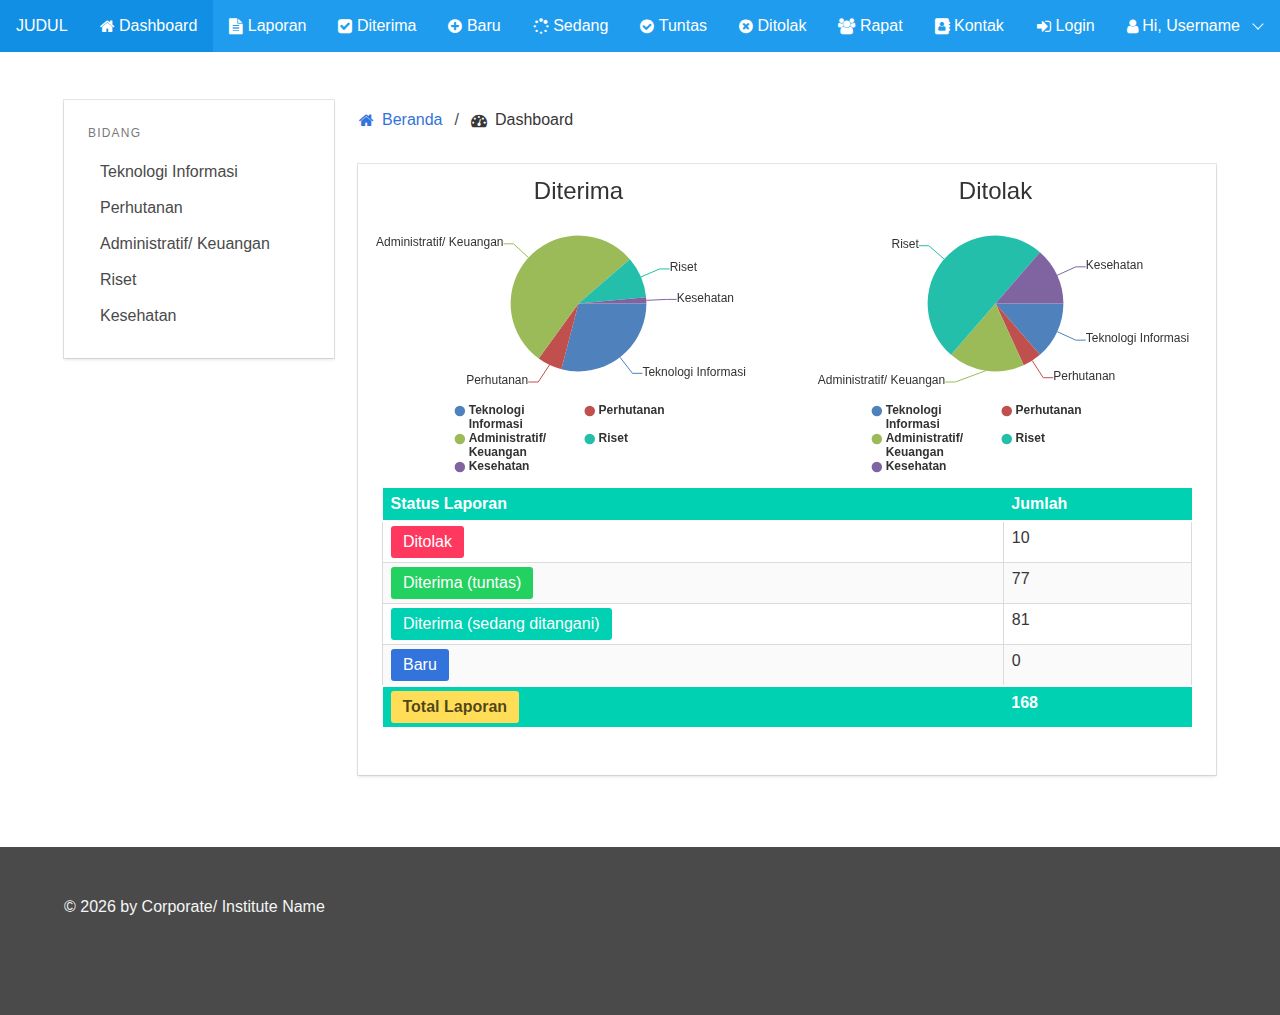
<file: index.html>
<!DOCTYPE html>
<html>
  <head>
    <meta charset="utf-8">
    <meta name="viewport" content="width=device-width, initial-scale=1">
    <title>Dashboard</title>
    <link rel="stylesheet" href="css/font-awesome.min.css">
    <link rel="stylesheet" href="css/bulma.css">
  </head>
  <body>
    <nav class="navbar is-info" role="navigation" aria-label="main navigation">
      <div class="navbar-brand">
        <a class="navbar-item" href="index.html">
          <!-- <img src="https://bulma.io/images/bulma-logo.png" alt="Bulma: a modern CSS framework based on Flexbox" width="112" height="28"> -->
          JUDUL
        </a>
        <div class="navbar-burger burger" data-target="navMenu">
          <span></span>
          <span></span>
          <span></span>
        </div>
      </div>
        <div class="navbar-menu" id="navMenu">
          <div class="navbar-start">
            <a class="navbar-item is-active" href="index.html">
              <i class="fa fa-home"></i>&nbsp;Dashboard
            </a>
            <a class="navbar-item" href="laporan.html">
              <i class="fa fa-file-text"></i>&nbsp;Laporan
            </a>
            <a class="navbar-item" href="diterima.html">
              <i class="fa fa-check-square"></i>&nbsp;Diterima
            </a>
            <a class="navbar-item" href="baru.html">
              <i class="fa fa-plus-circle"></i>&nbsp;Baru
            </a>
            <a class="navbar-item" href="sedang.html">
              <i class="fa fa-spinner"></i>&nbsp;Sedang
            </a>
            <a class="navbar-item" href="tuntas.html">
              <i class="fa fa-check-circle"></i>&nbsp;Tuntas
            </a>
            <a class="navbar-item" href="ditolak.html">
              <i class="fa fa-times-circle"></i>&nbsp;Ditolak
            </a>
            <a class="navbar-item" href="rapat.html">
              <i class="fa fa-users"></i>&nbsp;Rapat
            </a>
            <a class="navbar-item" href="kontak.html">
              <i class="fa fa-address-book"></i>&nbsp;Kontak
            </a>
          </div>
          <div class="navbar-end">
            <a class="navbar-item open-modal" data-modal-id="#modal-login">
              <i class="fa fa-sign-in"></i>&nbsp;Login
            </a>
            <div class="navbar-item has-dropdown is-hoverable">
              <a class="navbar-link" href="#">
                <i class="fa fa-user"></i>&nbsp;Hi, Username
              </a>
              <div class="navbar-dropdown">
                <a class="navbar-item open-modal" data-modal-id="#modal-logout">
                  Logout&nbsp;<i class="fa fa-sign-out"></i>
                </a>
              </div>
            </div>
          </div>
        </div>
    </nav>
    <section class="section">
      <div class="container">
        <div class="tile is-ancestor">
          <div class="tile is-vertical is-3">
            <div class="tile">
              <div class="tile is-parent is-vertical">
                <div class="card">
                  <div class="card-content">
                      <aside class="menu">
                        <p class="menu-label">
                          Bidang
                        </p>
                        <ul class="menu-list">
                          <li><a>Teknologi Informasi</a></li>
                          <li><a>Perhutanan</a></li>
                          <li><a>Administratif/ Keuangan</a></li>
                          <li><a>Riset</a></li>
                          <li><a>Kesehatan</a></li>
                        </ul>
                      </aside>
                  </div>
                </div>
              </div>
            </div>
          </div>
          <div class="tile is-vertical is-9">
            <div class="tile">
              <div class="tile is-parent is-vertical">
                <nav class="breadcrumb" aria-label="breadcrumbs">
                  <ul>
                    <li><a href="index.html"><span class="icon is-small"><i class="fa fa-home"></i></span><span>Beranda</span></a></li>
                    <li class="is-active">
                      <a href="#" aria-current="page">
                        <span class="icon is-small">
                          <i class="fa fa-tachometer" aria-hidden="true"></i>
                        </span>
                        <span>Dashboard</span>
                      </a>
                    </li>
                  </ul>
                </nav>
                <div class="card">
                  <div class="card-content">
                    <script type="text/javascript">
                      window.onload = function () {
                      	var chart1 = new CanvasJS.Chart("chartDiterima",
                      	{
                      		title:{
                      			text: "Diterima"
                      		},
                      		legend: {
                      			maxWidth: 350,
                      			itemWidth: 120
                      		},
                      		data: [
                      		{
                      			type: "pie",
                      			showInLegend: true,
                      			legendText: "{indexLabel}",
                      			dataPoints: [
                      				{ y: 59, indexLabel: "Teknologi Informasi" },
                      				{ y: 12, indexLabel: "Perhutanan" },
                      				{ y: 109, indexLabel: "Administratif/ Keuangan" },
                      				{ y: 20, indexLabel: "Riset"},
                      				{ y: 3, indexLabel: "Kesehatan" },
                      			]
                      		}
                      		]
                      	});
                        var chart2 = new CanvasJS.Chart("chartDitolak",
                      	{
                      		title:{
                      			text: "Ditolak"
                      		},
                      		legend: {
                      			maxWidth: 350,
                      			itemWidth: 120
                      		},
                      		data: [
                      		{
                      			type: "pie",
                      			showInLegend: true,
                      			legendText: "{indexLabel}",
                      			dataPoints: [
                      				{ y: 3, indexLabel: "Teknologi Informasi" },
                      				{ y: 1, indexLabel: "Perhutanan" },
                      				{ y: 4, indexLabel: "Administratif/ Keuangan" },
                      				{ y: 11, indexLabel: "Riset"},
                      				{ y: 3, indexLabel: "Kesehatan" },
                      			]
                      		}
                      		]
                      	});
                      	chart1.render();
                      	chart2.render();
                      }
                    </script>
                    <div class="tile is-ancestor">
                      <div class="tile is-6">
                        <div id="chartDiterima" style="height: 300px; width: 100%;"></div>
                      </div>
                      <div class="tile is-6">
                        <div id="chartDitolak" style="height: 300px; width: 100%;"></div>
                      </div>
                    </div>
                    <table class="table is-striped is-narrow is-fullwidth">
                      <thead>
                        <tr class="is-selected">
                          <th>Status Laporan</th>
                          <th>Jumlah</th>
                        </tr>
                      </thead>
                      <tbody>
                        <tr>
                          <td><span class="tag is-danger is-medium">Ditolak</span></td>
                          <td>10</td>
                        </tr>
                        <tr>
                          <td><span class="tag is-success is-medium">Diterima (tuntas)</span></td>
                          <td>77</td>
                        </tr>
                        <tr>
                          <td><span class="tag is-primary is-medium">Diterima (sedang ditangani)</span></td>
                          <td>81</td>
                        </tr>
                        <tr>
                          <td><span class="tag is-link is-medium">Baru</span></td>
                          <td>0</td>
                        </tr>
                      </tbody>
                      <tfoot>
                        <tr class="is-selected">
                          <th><span class="tag is-warning is-medium">Total Laporan</span></th>
                          <th>168</th>
                        </tr>
                      </tfoot>
                    </table>
                  </div>
                </div>
              </div>
            </div>
          </div>
        </div>
        <div class="modal" id="modal-login">
          <div class="modal-background"></div>
          <div class="modal-card">
            <header class="modal-card-head">
              <p class="modal-card-title"><i class="fa fa-sign-in"></i> Form Login</p>
              <button class="delete close-modal" data-modal-id="#modal-login" aria-label="close"></button>
            </header>
            <section class="modal-card-body">
              <form class="" action="#" method="post">
                <div class="field">
                  <label class="label">Username</label>
                  <div class="control has-icons-left has-icons-right">
                    <input class="input" type="text" name="username" placeholder="Masukkan username" required="required">
                    <span class="icon is-small is-left">
                      <i class="fa fa-user"></i>
                    </span>
                    <!-- <span class="icon is-small is-right">
                      <i class="fa fa-check"></i>
                    </span> -->
                  </div>
                  <!-- <p class="help is-success">This username is available</p> -->
                </div>
                <div class="field">
                  <label class="label">Password</label>
                  <div class="control has-icons-left has-icons-right">
                    <input class="input" type="password" name="password" placeholder="Masukkan password" required="required">
                    <span class="icon is-small is-left">
                      <i class="fa fa-lock"></i>
                    </span>
                    <!-- <span class="icon is-small is-right">
                      <i class="fa fa-check"></i>
                    </span> -->
                  </div>
                  <!-- <p class="help is-success">This username is available</p> -->
                </div>
            </section>
            <footer class="modal-card-foot">
              <button class="button is-success is-outlined" type="submit">Login</button>
              <button class="button is-danger is-outlined close-modal" data-modal-id="#modal-login">Batal</button>
            </footer>
            </form>
          </div>
        </div>
        <div class="modal" id="modal-logout">
          <div class="modal-background"></div>
          <div class="modal-card">
            <header class="modal-card-head">
              <p class="modal-card-title"><i class="fa fa-sign-out"></i> Kondirmasi Log-out</p>
              <button class="delete close-modal" data-modal-id="#modal-logout" aria-label="close"></button>
            </header>
            <section class="modal-card-body">
              <form class="" action="#" method="post">
                <p class="subtitle is-4">Apakah Anda yakin akan log-out?</p>
            </section>
            <footer class="modal-card-foot">
              <button class="button is-danger is-outlined" type="submit">Ya</button>
              <button class="button is-primary is-outlined close-modal" data-modal-id="#modal-logout">Tidak</button>
            </footer>
            </form>
          </div>
        </div>
      </div>
    </section>
    <footer class="footer">
      <div class="container">
        <div class="content"> <!-- has-text-centered -->
          <p>
            &copy; <script type="text/javascript">document.write(new Date().getFullYear());</script> by Corporate/ Institute Name
          </p>
        </div>
      </div>
    </footer>
    <script type="text/javascript" src="js/jquery-3.2.1.min.js"></script>
    <script type="text/javascript" src="js/main.js"></script>
    <script type="text/javascript" src="js/canvasjs.min.js"></script>
  </body>
</html>
</file>
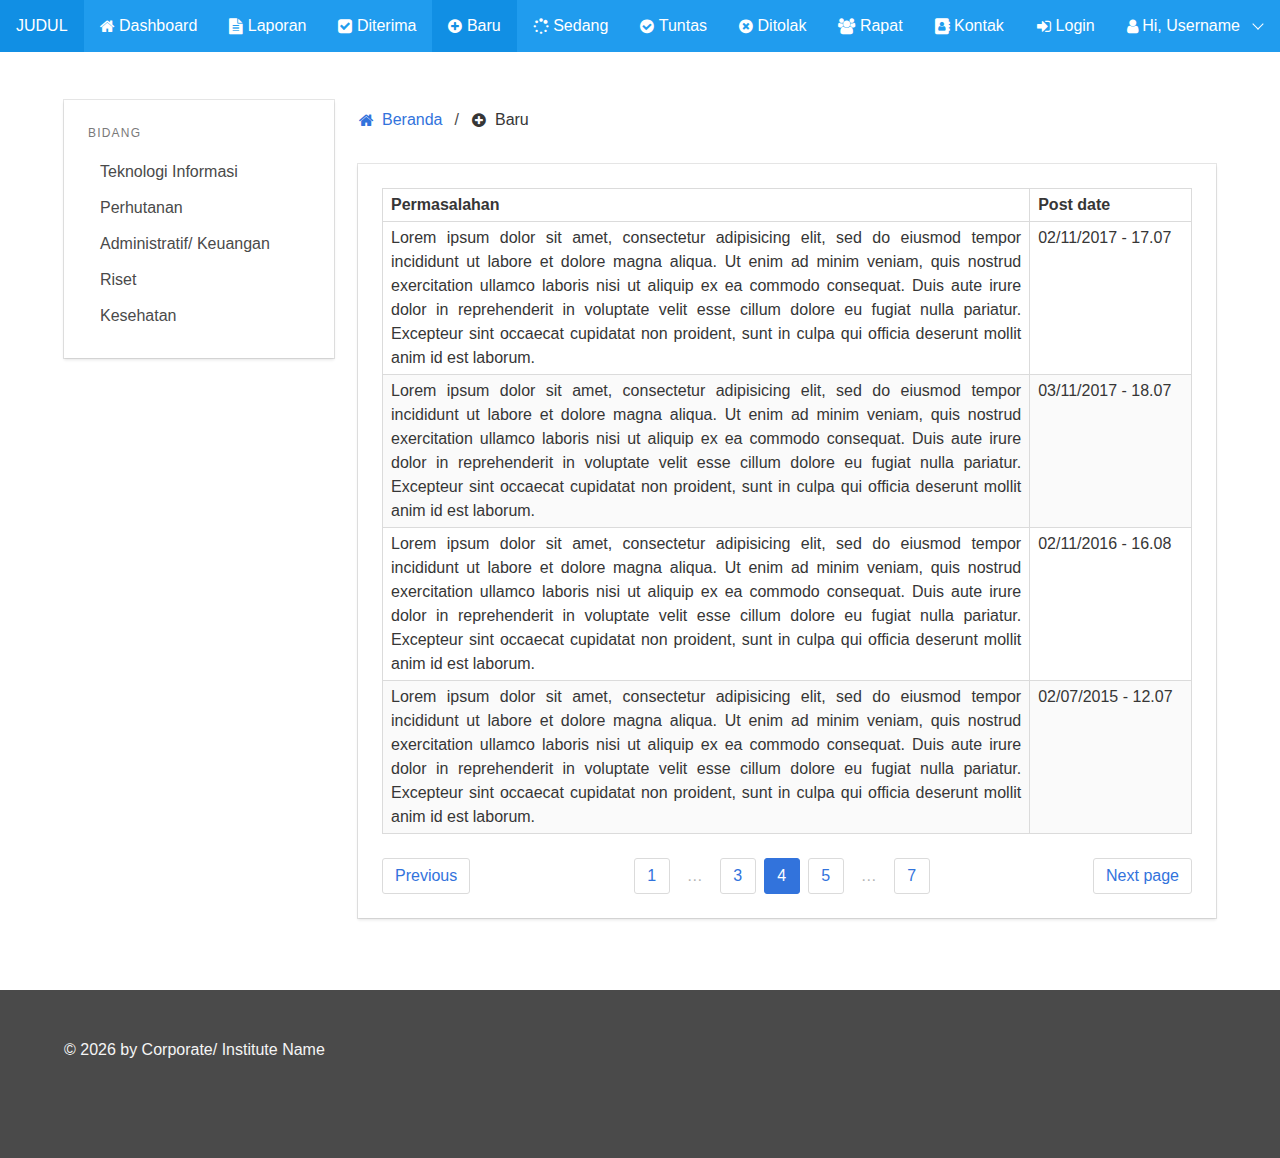
<file: baru.html>
<!DOCTYPE html>
<html>
  <head>
    <meta charset="utf-8">
    <meta name="viewport" content="width=device-width, initial-scale=1">
    <title>Dashboard</title>
    <link rel="stylesheet" href="css/font-awesome.min.css">
    <link rel="stylesheet" href="css/bulma.css">
  </head>
  <body>
    <nav class="navbar is-info" role="navigation" aria-label="main navigation">
      <div class="navbar-brand">
        <a class="navbar-item" href="index.html">
          <!-- <img src="https://bulma.io/images/bulma-logo.png" alt="Bulma: a modern CSS framework based on Flexbox" width="112" height="28"> -->
          JUDUL
        </a>
        <div class="navbar-burger burger" data-target="navMenu">
          <span></span>
          <span></span>
          <span></span>
        </div>
      </div>
        <div class="navbar-menu" id="navMenu">
          <div class="navbar-start">
            <a class="navbar-item" href="index.html">
              <i class="fa fa-home"></i>&nbsp;Dashboard
            </a>
            <a class="navbar-item" href="laporan.html">
              <i class="fa fa-file-text"></i>&nbsp;Laporan
            </a>
            <a class="navbar-item" href="diterima.html">
              <i class="fa fa-check-square"></i>&nbsp;Diterima
            </a>
            <a class="navbar-item is-active" href="baru.html">
              <i class="fa fa-plus-circle"></i>&nbsp;Baru
            </a>
            <a class="navbar-item" href="sedang.html">
              <i class="fa fa-spinner"></i>&nbsp;Sedang
            </a>
            <a class="navbar-item" href="tuntas.html">
              <i class="fa fa-check-circle"></i>&nbsp;Tuntas
            </a>
            <a class="navbar-item" href="ditolak.html">
              <i class="fa fa-times-circle"></i>&nbsp;Ditolak
            </a>
            <a class="navbar-item" href="rapat.html">
              <i class="fa fa-users"></i>&nbsp;Rapat
            </a>
            <a class="navbar-item" href="kontak.html">
              <i class="fa fa-address-book"></i>&nbsp;Kontak
            </a>
          </div>
          <div class="navbar-end">
            <a class="navbar-item open-modal" data-modal-id="#modal-login">
              <i class="fa fa-sign-in"></i>&nbsp;Login
            </a>
            <div class="navbar-item has-dropdown is-hoverable">
              <a class="navbar-link" href="#">
                <i class="fa fa-user"></i>&nbsp;Hi, Username
              </a>
              <div class="navbar-dropdown">
                <a class="navbar-item open-modal" data-modal-id="#modal-logout">
                  Logout&nbsp;<i class="fa fa-sign-out"></i>
                </a>
              </div>
            </div>
          </div>
        </div>
    </nav>
    <section class="section">
      <div class="container">
        <div class="tile is-ancestor">
          <div class="tile is-vertical is-3">
            <div class="tile">
              <div class="tile is-parent is-vertical">
                <div class="card">
                  <div class="card-content">
                      <aside class="menu">
                        <p class="menu-label">
                          Bidang
                        </p>
                        <ul class="menu-list">
                          <li><a>Teknologi Informasi</a></li>
                          <li><a>Perhutanan</a></li>
                          <li><a>Administratif/ Keuangan</a></li>
                          <li><a>Riset</a></li>
                          <li><a>Kesehatan</a></li>
                        </ul>
                      </aside>
                  </div>
                </div>
              </div>
            </div>
          </div>
          <div class="tile is-vertical is-9">
            <div class="tile">
              <div class="tile is-parent is-vertical">
                <nav class="breadcrumb" aria-label="breadcrumbs">
                  <ul>
                    <li><a href="index.html"><span class="icon is-small"><i class="fa fa-home"></i></span><span>Beranda</span></a></li>
                    <li class="is-active">
                      <a href="#" aria-current="page">
                        <span class="icon is-small">
                          <i class="fa fa-plus-circle" aria-hidden="true"></i>
                        </span>
                        <span>Baru</span>
                      </a>
                    </li>
                  </ul>
                </nav>
                <div class="card">
                  <div class="card-content">
                    <table class="table is-striped is-hoverable is-bordered is-narrow is-fullwidth" align="justify">
                      <thead>
                        <tr>
                          <th>Permasalahan</th>
                          <th>Post date</th>
                        </tr>
                      </thead>
                      <tbody class="has-text-weight-light">
                        <tr>
                          <td width="80%">
                            <p align="justify">Lorem ipsum dolor sit amet, consectetur adipisicing elit, sed do eiusmod tempor incididunt ut labore et dolore magna aliqua. Ut enim ad minim veniam, quis nostrud exercitation ullamco laboris nisi ut aliquip ex ea commodo consequat. Duis aute irure dolor in reprehenderit in voluptate velit esse cillum dolore eu fugiat nulla pariatur. Excepteur sint occaecat cupidatat non proident, sunt in culpa qui officia deserunt mollit anim id est laborum.</p>
                          </td>
                          <td>
                            02/11/2017 - 17.07
                          </td>
                        </tr>
                        <tr>
                          <td><p align="justify">Lorem ipsum dolor sit amet, consectetur adipisicing elit, sed do eiusmod tempor incididunt ut labore et dolore magna aliqua. Ut enim ad minim veniam, quis nostrud exercitation ullamco laboris nisi ut aliquip ex ea commodo consequat. Duis aute irure dolor in reprehenderit in voluptate velit esse cillum dolore eu fugiat nulla pariatur. Excepteur sint occaecat cupidatat non proident, sunt in culpa qui officia deserunt mollit anim id est laborum.</p></td>
                          <td>
                            03/11/2017 - 18.07
                          </td>
                        </tr>
                        <tr>
                          <td><p align="justify">Lorem ipsum dolor sit amet, consectetur adipisicing elit, sed do eiusmod tempor incididunt ut labore et dolore magna aliqua. Ut enim ad minim veniam, quis nostrud exercitation ullamco laboris nisi ut aliquip ex ea commodo consequat. Duis aute irure dolor in reprehenderit in voluptate velit esse cillum dolore eu fugiat nulla pariatur. Excepteur sint occaecat cupidatat non proident, sunt in culpa qui officia deserunt mollit anim id est laborum.</p></td>
                          <td>
                            02/11/2016 - 16.08
                          </td>
                        </tr>
                        <tr>
                          <td><p align="justify">Lorem ipsum dolor sit amet, consectetur adipisicing elit, sed do eiusmod tempor incididunt ut labore et dolore magna aliqua. Ut enim ad minim veniam, quis nostrud exercitation ullamco laboris nisi ut aliquip ex ea commodo consequat. Duis aute irure dolor in reprehenderit in voluptate velit esse cillum dolore eu fugiat nulla pariatur. Excepteur sint occaecat cupidatat non proident, sunt in culpa qui officia deserunt mollit anim id est laborum.</p></td>
                          <td>
                            02/07/2015 - 12.07
                          </td>
                        </tr>
                      </tbody>
                      <tfoot>

                      </tfoot>
                    </table>
                    <nav class="pagination is-centered" role="navigation" aria-label="pagination">
                      <a class="pagination-previous">Previous</a>
                      <a class="pagination-next">Next page</a>
                      <ul class="pagination-list">
                        <li><a class="pagination-link" aria-label="Goto page 1">1</a></li>
                        <li><span class="pagination-ellipsis">&hellip;</span></li>
                        <li><a class="pagination-link" aria-label="Goto page 3">3</a></li>
                        <li><a class="pagination-link is-current" aria-label="Page 4" aria-current="page">4</a></li>
                        <li><a class="pagination-link" aria-label="Goto page 5">5</a></li>
                        <li><span class="pagination-ellipsis">&hellip;</span></li>
                        <li><a class="pagination-link" aria-label="Goto page 7">7</a></li>
                      </ul>
                    </nav>
                  </div>
                </div>
              </div>
            </div>
          </div>
        </div>
        <div class="modal" id="modal-login">
          <div class="modal-background"></div>
          <div class="modal-card">
            <header class="modal-card-head">
              <p class="modal-card-title"><i class="fa fa-sign-in"></i> Form Login</p>
              <button class="delete close-modal" data-modal-id="#modal-login" aria-label="close"></button>
            </header>
            <section class="modal-card-body">
              <form class="" action="#" method="post">
                <div class="field">
                  <label class="label">Username</label>
                  <div class="control has-icons-left has-icons-right">
                    <input class="input" type="text" name="username" placeholder="Masukkan username" required="required">
                    <span class="icon is-small is-left">
                      <i class="fa fa-user"></i>
                    </span>
                    <!-- <span class="icon is-small is-right">
                      <i class="fa fa-check"></i>
                    </span> -->
                  </div>
                  <!-- <p class="help is-success">This username is available</p> -->
                </div>
                <div class="field">
                  <label class="label">Password</label>
                  <div class="control has-icons-left has-icons-right">
                    <input class="input" type="password" name="password" placeholder="Masukkan password" required="required">
                    <span class="icon is-small is-left">
                      <i class="fa fa-lock"></i>
                    </span>
                    <!-- <span class="icon is-small is-right">
                      <i class="fa fa-check"></i>
                    </span> -->
                  </div>
                  <!-- <p class="help is-success">This username is available</p> -->
                </div>
            </section>
            <footer class="modal-card-foot">
              <button class="button is-success is-outlined" type="submit">Login</button>
              <button class="button is-danger is-outlined close-modal" data-modal-id="#modal-login">Batal</button>
            </footer>
            </form>
          </div>
        </div>
        <div class="modal" id="modal-logout">
          <div class="modal-background"></div>
          <div class="modal-card">
            <header class="modal-card-head">
              <p class="modal-card-title"><i class="fa fa-sign-out"></i> Kondirmasi Log-out</p>
              <button class="delete close-modal" data-modal-id="#modal-logout" aria-label="close"></button>
            </header>
            <section class="modal-card-body">
              <form class="" action="#" method="post">
                <p class="subtitle is-4">Apakah Anda yakin akan log-out?</p>
            </section>
            <footer class="modal-card-foot">
              <button class="button is-danger is-outlined" type="submit">Ya</button>
              <button class="button is-primary is-outlined close-modal" data-modal-id="#modal-logout">Tidak</button>
            </footer>
            </form>
          </div>
        </div>
      </div>
    </section>
    <footer class="footer">
      <div class="container">
        <div class="content"> <!-- has-text-centered -->
          <p>
            &copy; <script type="text/javascript">document.write(new Date().getFullYear());</script> by Corporate/ Institute Name
          </p>
        </div>
      </div>
    </footer>
    <script type="text/javascript" src="js/jquery-3.2.1.min.js"></script>
    <script type="text/javascript" src="js/main.js"></script>
    <script type="text/javascript" src="js/canvasjs.min.js"></script>
  </body>
</html>
</file>
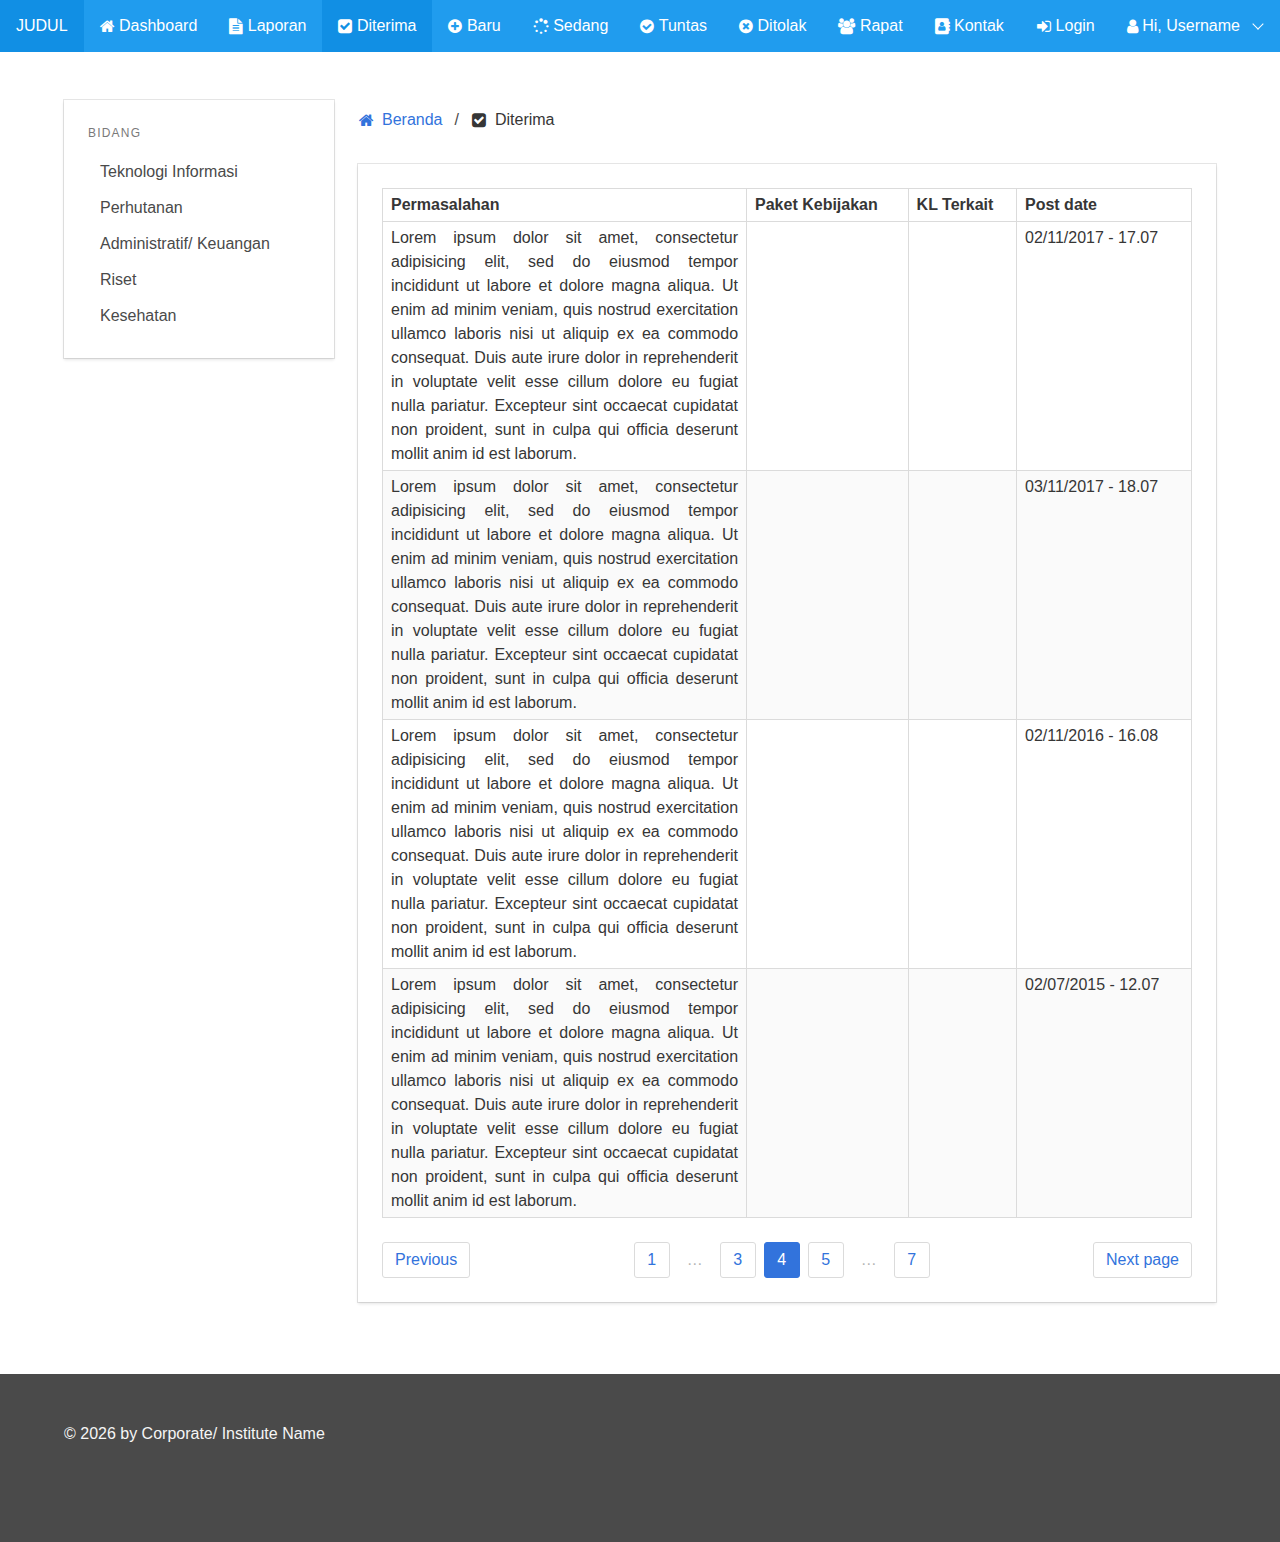
<file: diterima.html>
<!DOCTYPE html>
<html>
  <head>
    <meta charset="utf-8">
    <meta name="viewport" content="width=device-width, initial-scale=1">
    <title>Dashboard</title>
    <link rel="stylesheet" href="css/font-awesome.min.css">
    <link rel="stylesheet" href="css/bulma.css">
  </head>
  <body>
    <nav class="navbar is-info" role="navigation" aria-label="main navigation">
      <div class="navbar-brand">
        <a class="navbar-item" href="index.html">
          <!-- <img src="https://bulma.io/images/bulma-logo.png" alt="Bulma: a modern CSS framework based on Flexbox" width="112" height="28"> -->
          JUDUL
        </a>
        <div class="navbar-burger burger" data-target="navMenu">
          <span></span>
          <span></span>
          <span></span>
        </div>
      </div>
        <div class="navbar-menu" id="navMenu">
          <div class="navbar-start">
            <a class="navbar-item" href="index.html">
              <i class="fa fa-home"></i>&nbsp;Dashboard
            </a>
            <a class="navbar-item" href="laporan.html">
              <i class="fa fa-file-text"></i>&nbsp;Laporan
            </a>
            <a class="navbar-item is-active" href="diterima.html">
              <i class="fa fa-check-square"></i>&nbsp;Diterima
            </a>
            <a class="navbar-item" href="baru.html">
              <i class="fa fa-plus-circle"></i>&nbsp;Baru
            </a>
            <a class="navbar-item" href="sedang.html">
              <i class="fa fa-spinner"></i>&nbsp;Sedang
            </a>
            <a class="navbar-item" href="tuntas.html">
              <i class="fa fa-check-circle"></i>&nbsp;Tuntas
            </a>
            <a class="navbar-item" href="ditolak.html">
              <i class="fa fa-times-circle"></i>&nbsp;Ditolak
            </a>
            <a class="navbar-item" href="rapat.html">
              <i class="fa fa-users"></i>&nbsp;Rapat
            </a>
            <a class="navbar-item" href="kontak.html">
              <i class="fa fa-address-book"></i>&nbsp;Kontak
            </a>
          </div>
          <div class="navbar-end">
            <a class="navbar-item open-modal" data-modal-id="#modal-login">
              <i class="fa fa-sign-in"></i>&nbsp;Login
            </a>
            <div class="navbar-item has-dropdown is-hoverable">
              <a class="navbar-link" href="#">
                <i class="fa fa-user"></i>&nbsp;Hi, Username
              </a>
              <div class="navbar-dropdown">
                <a class="navbar-item open-modal" data-modal-id="#modal-logout">
                  Logout&nbsp;<i class="fa fa-sign-out"></i>
                </a>
              </div>
            </div>
          </div>
        </div>
    </nav>
    <section class="section">
      <div class="container">
        <div class="tile is-ancestor">
          <div class="tile is-vertical is-3">
            <div class="tile">
              <div class="tile is-parent is-vertical">
                <div class="card">
                  <div class="card-content">
                      <aside class="menu">
                        <p class="menu-label">
                          Bidang
                        </p>
                        <ul class="menu-list">
                          <li><a>Teknologi Informasi</a></li>
                          <li><a>Perhutanan</a></li>
                          <li><a>Administratif/ Keuangan</a></li>
                          <li><a>Riset</a></li>
                          <li><a>Kesehatan</a></li>
                        </ul>
                      </aside>
                  </div>
                </div>
              </div>
            </div>
          </div>
          <div class="tile is-vertical is-9">
            <div class="tile">
              <div class="tile is-parent is-vertical">
                <nav class="breadcrumb" aria-label="breadcrumbs">
                  <ul>
                    <li><a href="index.html"><span class="icon is-small"><i class="fa fa-home"></i></span><span>Beranda</span></a></li>
                    <li class="is-active">
                      <a href="#" aria-current="page">
                        <span class="icon is-small">
                          <i class="fa fa-check-square" aria-hidden="true"></i>
                        </span>
                        <span>Diterima</span>
                      </a>
                    </li>
                  </ul>
                </nav>
                <div class="card">
                  <div class="card-content">
                    <table class="table is-striped is-hoverable is-bordered is-narrow is-fullwidth" align="justify">
                      <thead>
                        <tr>
                          <th>Permasalahan</th>
                          <th>Paket Kebijakan</th>
                          <th>KL Terkait</th>
                          <th>Post date</th>
                        </tr>
                      </thead>
                      <tbody class="has-text-weight-light">
                        <tr>
                          <td width="45%">
                            <p align="justify">Lorem ipsum dolor sit amet, consectetur adipisicing elit, sed do eiusmod tempor incididunt ut labore et dolore magna aliqua. Ut enim ad minim veniam, quis nostrud exercitation ullamco laboris nisi ut aliquip ex ea commodo consequat. Duis aute irure dolor in reprehenderit in voluptate velit esse cillum dolore eu fugiat nulla pariatur. Excepteur sint occaecat cupidatat non proident, sunt in culpa qui officia deserunt mollit anim id est laborum.</p>
                          </td>
                          <td></td>
                          <td></td>
                          <td>
                            02/11/2017 - 17.07
                          </td>
                        </tr>
                        <tr>
                          <td><p align="justify">Lorem ipsum dolor sit amet, consectetur adipisicing elit, sed do eiusmod tempor incididunt ut labore et dolore magna aliqua. Ut enim ad minim veniam, quis nostrud exercitation ullamco laboris nisi ut aliquip ex ea commodo consequat. Duis aute irure dolor in reprehenderit in voluptate velit esse cillum dolore eu fugiat nulla pariatur. Excepteur sint occaecat cupidatat non proident, sunt in culpa qui officia deserunt mollit anim id est laborum.</p></td>
                          <td></td>
                          <td></td>
                          <td>
                            03/11/2017 - 18.07
                          </td>
                        </tr>
                        <tr>
                          <td><p align="justify">Lorem ipsum dolor sit amet, consectetur adipisicing elit, sed do eiusmod tempor incididunt ut labore et dolore magna aliqua. Ut enim ad minim veniam, quis nostrud exercitation ullamco laboris nisi ut aliquip ex ea commodo consequat. Duis aute irure dolor in reprehenderit in voluptate velit esse cillum dolore eu fugiat nulla pariatur. Excepteur sint occaecat cupidatat non proident, sunt in culpa qui officia deserunt mollit anim id est laborum.</p></td>
                          <td></td>
                          <td></td>
                          <td>
                            02/11/2016 - 16.08
                          </td>
                        </tr>
                        <tr>
                          <td><p align="justify">Lorem ipsum dolor sit amet, consectetur adipisicing elit, sed do eiusmod tempor incididunt ut labore et dolore magna aliqua. Ut enim ad minim veniam, quis nostrud exercitation ullamco laboris nisi ut aliquip ex ea commodo consequat. Duis aute irure dolor in reprehenderit in voluptate velit esse cillum dolore eu fugiat nulla pariatur. Excepteur sint occaecat cupidatat non proident, sunt in culpa qui officia deserunt mollit anim id est laborum.</p></td>
                          <td></td>
                          <td></td>
                          <td>
                            02/07/2015 - 12.07
                          </td>
                        </tr>
                      </tbody>
                      <tfoot>

                      </tfoot>
                    </table>
                    <nav class="pagination is-centered" role="navigation" aria-label="pagination">
                      <a class="pagination-previous">Previous</a>
                      <a class="pagination-next">Next page</a>
                      <ul class="pagination-list">
                        <li><a class="pagination-link" aria-label="Goto page 1">1</a></li>
                        <li><span class="pagination-ellipsis">&hellip;</span></li>
                        <li><a class="pagination-link" aria-label="Goto page 3">3</a></li>
                        <li><a class="pagination-link is-current" aria-label="Page 4" aria-current="page">4</a></li>
                        <li><a class="pagination-link" aria-label="Goto page 5">5</a></li>
                        <li><span class="pagination-ellipsis">&hellip;</span></li>
                        <li><a class="pagination-link" aria-label="Goto page 7">7</a></li>
                      </ul>
                    </nav>
                  </div>
                </div>
              </div>
            </div>
          </div>
        </div>
        <div class="modal" id="modal-login">
          <div class="modal-background"></div>
          <div class="modal-card">
            <header class="modal-card-head">
              <p class="modal-card-title"><i class="fa fa-sign-in"></i> Form Login</p>
              <button class="delete close-modal" data-modal-id="#modal-login" aria-label="close"></button>
            </header>
            <section class="modal-card-body">
              <form class="" action="#" method="post">
                <div class="field">
                  <label class="label">Username</label>
                  <div class="control has-icons-left has-icons-right">
                    <input class="input" type="text" name="username" placeholder="Masukkan username" required="required">
                    <span class="icon is-small is-left">
                      <i class="fa fa-user"></i>
                    </span>
                    <!-- <span class="icon is-small is-right">
                      <i class="fa fa-check"></i>
                    </span> -->
                  </div>
                  <!-- <p class="help is-success">This username is available</p> -->
                </div>
                <div class="field">
                  <label class="label">Password</label>
                  <div class="control has-icons-left has-icons-right">
                    <input class="input" type="password" name="password" placeholder="Masukkan password" required="required">
                    <span class="icon is-small is-left">
                      <i class="fa fa-lock"></i>
                    </span>
                    <!-- <span class="icon is-small is-right">
                      <i class="fa fa-check"></i>
                    </span> -->
                  </div>
                  <!-- <p class="help is-success">This username is available</p> -->
                </div>
            </section>
            <footer class="modal-card-foot">
              <button class="button is-success is-outlined" type="submit">Login</button>
              <button class="button is-danger is-outlined close-modal" data-modal-id="#modal-login">Batal</button>
            </footer>
            </form>
          </div>
        </div>
        <div class="modal" id="modal-logout">
          <div class="modal-background"></div>
          <div class="modal-card">
            <header class="modal-card-head">
              <p class="modal-card-title"><i class="fa fa-sign-out"></i> Kondirmasi Log-out</p>
              <button class="delete close-modal" data-modal-id="#modal-logout" aria-label="close"></button>
            </header>
            <section class="modal-card-body">
              <form class="" action="#" method="post">
                <p class="subtitle is-4">Apakah Anda yakin akan log-out?</p>
            </section>
            <footer class="modal-card-foot">
              <button class="button is-danger is-outlined" type="submit">Ya</button>
              <button class="button is-primary is-outlined close-modal" data-modal-id="#modal-logout">Tidak</button>
            </footer>
            </form>
          </div>
        </div>
      </div>
    </section>
    <footer class="footer">
      <div class="container">
        <div class="content"> <!-- has-text-centered -->
          <p>
            &copy; <script type="text/javascript">document.write(new Date().getFullYear());</script> by Corporate/ Institute Name
          </p>
        </div>
      </div>
    </footer>
    <script type="text/javascript" src="js/jquery-3.2.1.min.js"></script>
    <script type="text/javascript" src="js/main.js"></script>
    <script type="text/javascript" src="js/canvasjs.min.js"></script>
  </body>
</html>
</file>
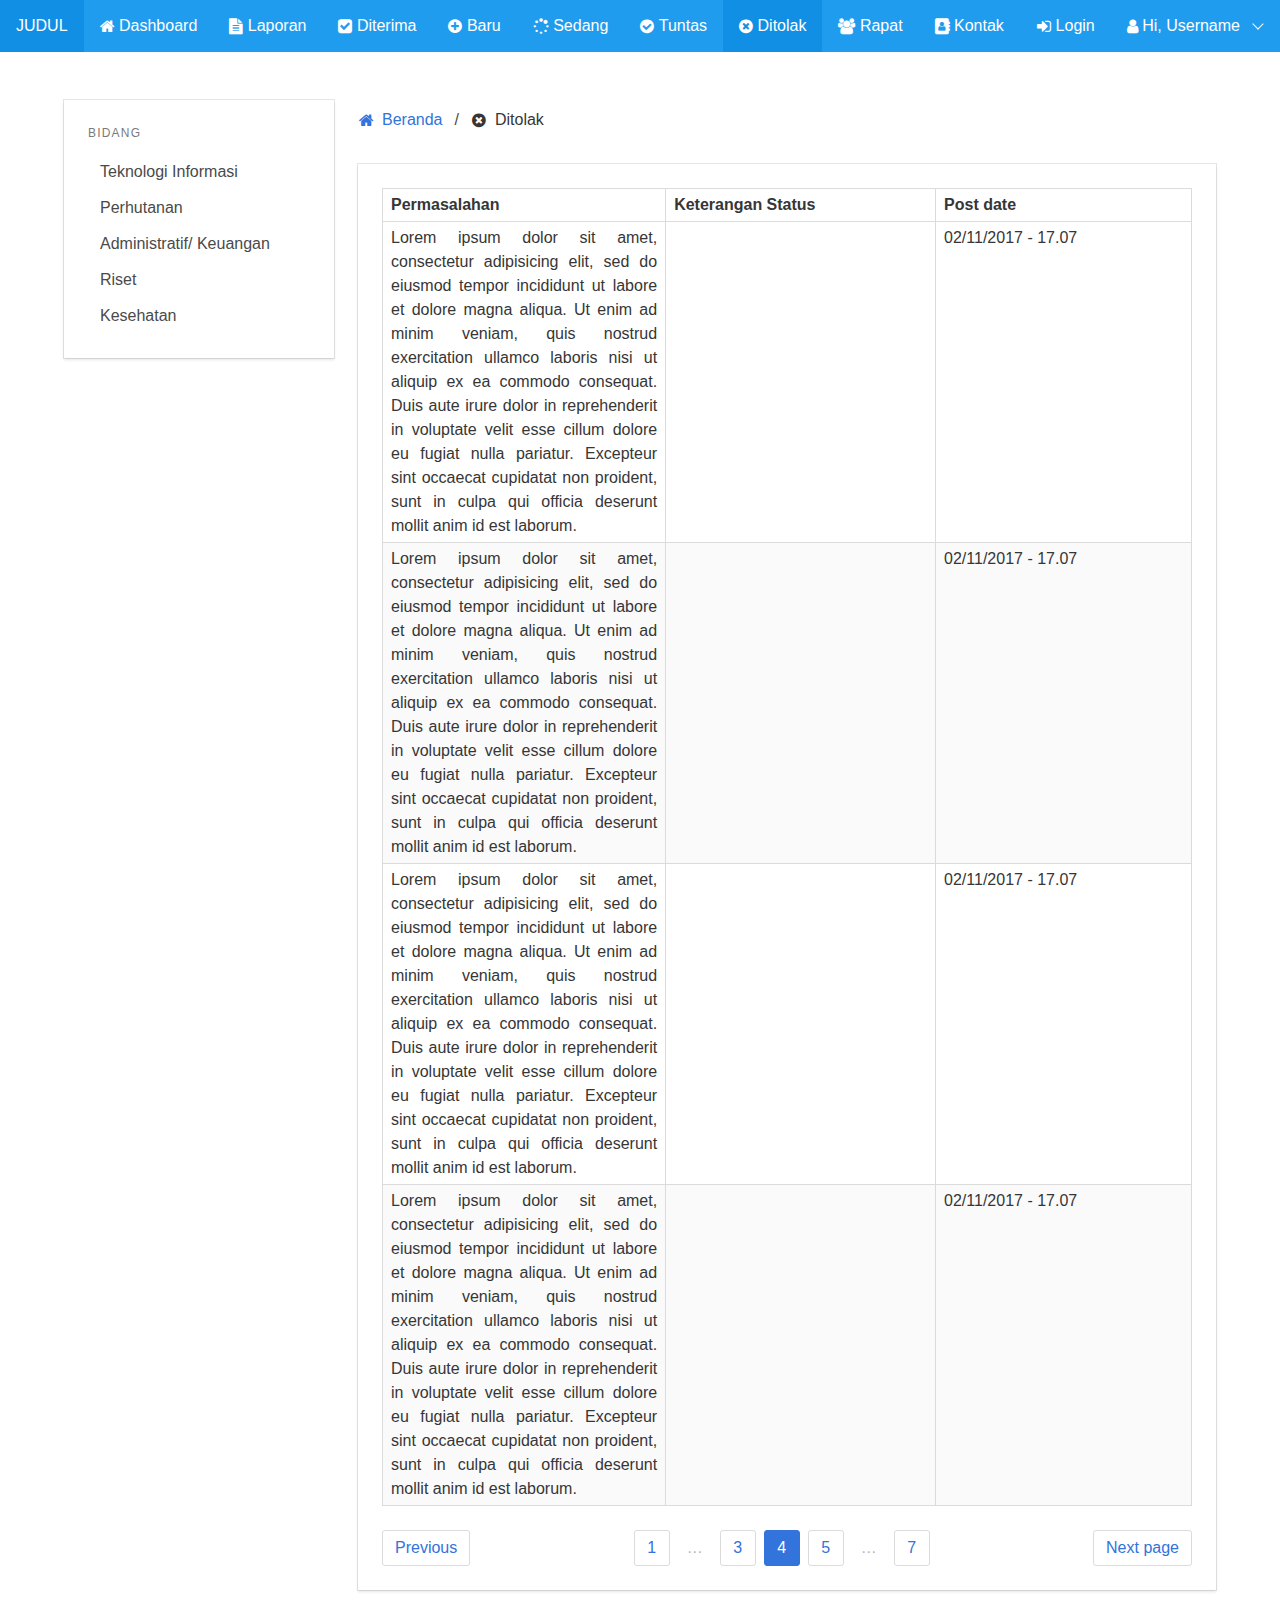
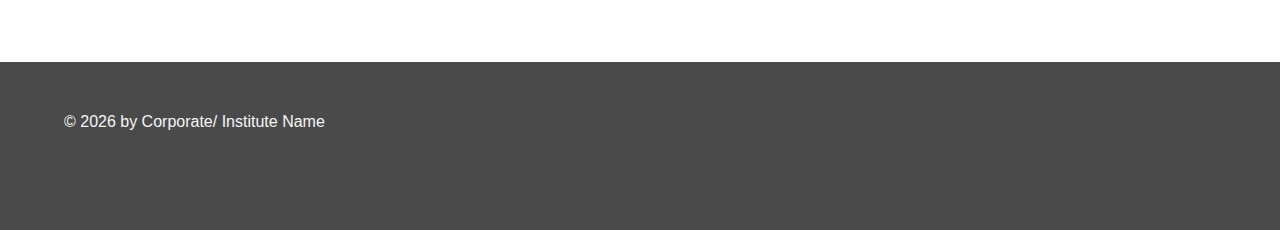
<file: ditolak.html>
<!DOCTYPE html>
<html>
  <head>
    <meta charset="utf-8">
    <meta name="viewport" content="width=device-width, initial-scale=1">
    <title>Dashboard</title>
    <link rel="stylesheet" href="css/font-awesome.min.css">
    <link rel="stylesheet" href="css/bulma.css">
  </head>
  <body>
    <nav class="navbar is-info" role="navigation" aria-label="main navigation">
      <div class="navbar-brand">
        <a class="navbar-item" href="index.html">
          <!-- <img src="https://bulma.io/images/bulma-logo.png" alt="Bulma: a modern CSS framework based on Flexbox" width="112" height="28"> -->
          JUDUL
        </a>
        <div class="navbar-burger burger" data-target="navMenu">
          <span></span>
          <span></span>
          <span></span>
        </div>
      </div>
        <div class="navbar-menu" id="navMenu">
          <div class="navbar-start">
            <a class="navbar-item" href="index.html">
              <i class="fa fa-home"></i>&nbsp;Dashboard
            </a>
            <a class="navbar-item" href="laporan.html">
              <i class="fa fa-file-text"></i>&nbsp;Laporan
            </a>
            <a class="navbar-item" href="diterima.html">
              <i class="fa fa-check-square"></i>&nbsp;Diterima
            </a>
            <a class="navbar-item" href="baru.html">
              <i class="fa fa-plus-circle"></i>&nbsp;Baru
            </a>
            <a class="navbar-item" href="sedang.html">
              <i class="fa fa-spinner"></i>&nbsp;Sedang
            </a>
            <a class="navbar-item" href="tuntas.html">
              <i class="fa fa-check-circle"></i>&nbsp;Tuntas
            </a>
            <a class="navbar-item is-active" href="ditolak.html">
              <i class="fa fa-times-circle"></i>&nbsp;Ditolak
            </a>
            <a class="navbar-item" href="rapat.html">
              <i class="fa fa-users"></i>&nbsp;Rapat
            </a>
            <a class="navbar-item" href="kontak.html">
              <i class="fa fa-address-book"></i>&nbsp;Kontak
            </a>
          </div>
          <div class="navbar-end">
            <a class="navbar-item open-modal" data-modal-id="#modal-login">
              <i class="fa fa-sign-in"></i>&nbsp;Login
            </a>
            <div class="navbar-item has-dropdown is-hoverable">
              <a class="navbar-link" href="#">
                <i class="fa fa-user"></i>&nbsp;Hi, Username
              </a>
              <div class="navbar-dropdown">
                <a class="navbar-item open-modal" data-modal-id="#modal-logout">
                  Logout&nbsp;<i class="fa fa-sign-out"></i>
                </a>
              </div>
            </div>
          </div>
        </div>
    </nav>
    <section class="section">
      <div class="container">
        <div class="tile is-ancestor">
          <div class="tile is-vertical is-3">
            <div class="tile">
              <div class="tile is-parent is-vertical">
                <div class="card">
                  <div class="card-content">
                      <aside class="menu">
                        <p class="menu-label">
                          Bidang
                        </p>
                        <ul class="menu-list">
                          <li><a>Teknologi Informasi</a></li>
                          <li><a>Perhutanan</a></li>
                          <li><a>Administratif/ Keuangan</a></li>
                          <li><a>Riset</a></li>
                          <li><a>Kesehatan</a></li>
                        </ul>
                      </aside>
                  </div>
                </div>
              </div>
            </div>
          </div>
          <div class="tile is-vertical is-9">
            <div class="tile">
              <div class="tile is-parent is-vertical">
                <nav class="breadcrumb" aria-label="breadcrumbs">
                  <ul>
                    <li><a href="index.html"><span class="icon is-small"><i class="fa fa-home"></i></span><span>Beranda</span></a></li>
                    <li class="is-active">
                      <a href="#" aria-current="page">
                        <span class="icon is-small">
                          <i class="fa fa-times-circle" aria-hidden="true"></i>
                        </span>
                        <span>Ditolak</span>
                      </a>
                    </li>
                  </ul>
                </nav>
                <div class="card">
                  <div class="card-content">
                    <table class="table is-striped is-hoverable is-bordered is-narrow is-fullwidth" align="justify">
                      <thead>
                        <tr>
                          <th>Permasalahan</th>
                          <th>Keterangan Status</th>
                          <th>Post date</th>
                        </tr>
                      </thead>
                      <tbody class="has-text-weight-light">
                        <tr>
                          <td width="35%">
                            <p align="justify">Lorem ipsum dolor sit amet, consectetur adipisicing elit, sed do eiusmod tempor incididunt ut labore et dolore magna aliqua. Ut enim ad minim veniam, quis nostrud exercitation ullamco laboris nisi ut aliquip ex ea commodo consequat. Duis aute irure dolor in reprehenderit in voluptate velit esse cillum dolore eu fugiat nulla pariatur. Excepteur sint occaecat cupidatat non proident, sunt in culpa qui officia deserunt mollit anim id est laborum.</p>
                          </td>
                          <td></td>
                          <td>
                            02/11/2017 - 17.07
                          </td>
                        </tr>
                        <tr>
                          <td width="35%">
                            <p align="justify">Lorem ipsum dolor sit amet, consectetur adipisicing elit, sed do eiusmod tempor incididunt ut labore et dolore magna aliqua. Ut enim ad minim veniam, quis nostrud exercitation ullamco laboris nisi ut aliquip ex ea commodo consequat. Duis aute irure dolor in reprehenderit in voluptate velit esse cillum dolore eu fugiat nulla pariatur. Excepteur sint occaecat cupidatat non proident, sunt in culpa qui officia deserunt mollit anim id est laborum.</p>
                          </td>
                          <td></td>
                          <td>
                            02/11/2017 - 17.07
                          </td>
                        </tr>
                        <tr>
                          <td width="35%">
                            <p align="justify">Lorem ipsum dolor sit amet, consectetur adipisicing elit, sed do eiusmod tempor incididunt ut labore et dolore magna aliqua. Ut enim ad minim veniam, quis nostrud exercitation ullamco laboris nisi ut aliquip ex ea commodo consequat. Duis aute irure dolor in reprehenderit in voluptate velit esse cillum dolore eu fugiat nulla pariatur. Excepteur sint occaecat cupidatat non proident, sunt in culpa qui officia deserunt mollit anim id est laborum.</p>
                          </td>
                          <td></td>
                          <td>
                            02/11/2017 - 17.07
                          </td>
                        </tr>
                        <tr>
                          <td width="35%">
                            <p align="justify">Lorem ipsum dolor sit amet, consectetur adipisicing elit, sed do eiusmod tempor incididunt ut labore et dolore magna aliqua. Ut enim ad minim veniam, quis nostrud exercitation ullamco laboris nisi ut aliquip ex ea commodo consequat. Duis aute irure dolor in reprehenderit in voluptate velit esse cillum dolore eu fugiat nulla pariatur. Excepteur sint occaecat cupidatat non proident, sunt in culpa qui officia deserunt mollit anim id est laborum.</p>
                          </td>
                          <td>
                            <!-- <span class="tag is-danger is-medium">Berhenti</span> -->
                          </td>
                          <td>
                            02/11/2017 - 17.07
                          </td>
                        </tr>
                      </tbody>
                      <tfoot>

                      </tfoot>
                    </table>
                    <nav class="pagination is-centered" role="navigation" aria-label="pagination">
                      <a class="pagination-previous">Previous</a>
                      <a class="pagination-next">Next page</a>
                      <ul class="pagination-list">
                        <li><a class="pagination-link" aria-label="Goto page 1">1</a></li>
                        <li><span class="pagination-ellipsis">&hellip;</span></li>
                        <li><a class="pagination-link" aria-label="Goto page 3">3</a></li>
                        <li><a class="pagination-link is-current" aria-label="Page 4" aria-current="page">4</a></li>
                        <li><a class="pagination-link" aria-label="Goto page 5">5</a></li>
                        <li><span class="pagination-ellipsis">&hellip;</span></li>
                        <li><a class="pagination-link" aria-label="Goto page 7">7</a></li>
                      </ul>
                    </nav>
                  </div>
                </div>
              </div>
            </div>
          </div>
        </div>
        <div class="modal" id="modal-login">
          <div class="modal-background"></div>
          <div class="modal-card">
            <header class="modal-card-head">
              <p class="modal-card-title"><i class="fa fa-sign-in"></i> Form Login</p>
              <button class="delete close-modal" data-modal-id="#modal-login" aria-label="close"></button>
            </header>
            <section class="modal-card-body">
              <form class="" action="#" method="post">
                <div class="field">
                  <label class="label">Username</label>
                  <div class="control has-icons-left has-icons-right">
                    <input class="input" type="text" name="username" placeholder="Masukkan username" required="required">
                    <span class="icon is-small is-left">
                      <i class="fa fa-user"></i>
                    </span>
                    <!-- <span class="icon is-small is-right">
                      <i class="fa fa-check"></i>
                    </span> -->
                  </div>
                  <!-- <p class="help is-success">This username is available</p> -->
                </div>
                <div class="field">
                  <label class="label">Password</label>
                  <div class="control has-icons-left has-icons-right">
                    <input class="input" type="password" name="password" placeholder="Masukkan password" required="required">
                    <span class="icon is-small is-left">
                      <i class="fa fa-lock"></i>
                    </span>
                    <!-- <span class="icon is-small is-right">
                      <i class="fa fa-check"></i>
                    </span> -->
                  </div>
                  <!-- <p class="help is-success">This username is available</p> -->
                </div>
            </section>
            <footer class="modal-card-foot">
              <button class="button is-success is-outlined" type="submit">Login</button>
              <button class="button is-danger is-outlined close-modal" data-modal-id="#modal-login">Batal</button>
            </footer>
            </form>
          </div>
        </div>
        <div class="modal" id="modal-logout">
          <div class="modal-background"></div>
          <div class="modal-card">
            <header class="modal-card-head">
              <p class="modal-card-title"><i class="fa fa-sign-out"></i> Kondirmasi Log-out</p>
              <button class="delete close-modal" data-modal-id="#modal-logout" aria-label="close"></button>
            </header>
            <section class="modal-card-body">
              <form class="" action="#" method="post">
                <p class="subtitle is-4">Apakah Anda yakin akan log-out?</p>
            </section>
            <footer class="modal-card-foot">
              <button class="button is-danger is-outlined" type="submit">Ya</button>
              <button class="button is-primary is-outlined close-modal" data-modal-id="#modal-logout">Tidak</button>
            </footer>
            </form>
          </div>
        </div>
      </div>
    </section>
    <footer class="footer">
      <div class="container">
        <div class="content"> <!-- has-text-centered -->
          <p>
            &copy; <script type="text/javascript">document.write(new Date().getFullYear());</script> by Corporate/ Institute Name
          </p>
        </div>
      </div>
    </footer>
    <script type="text/javascript" src="js/jquery-3.2.1.min.js"></script>
    <script type="text/javascript" src="js/main.js"></script>
    <script type="text/javascript" src="js/canvasjs.min.js"></script>
  </body>
</html>
</file>
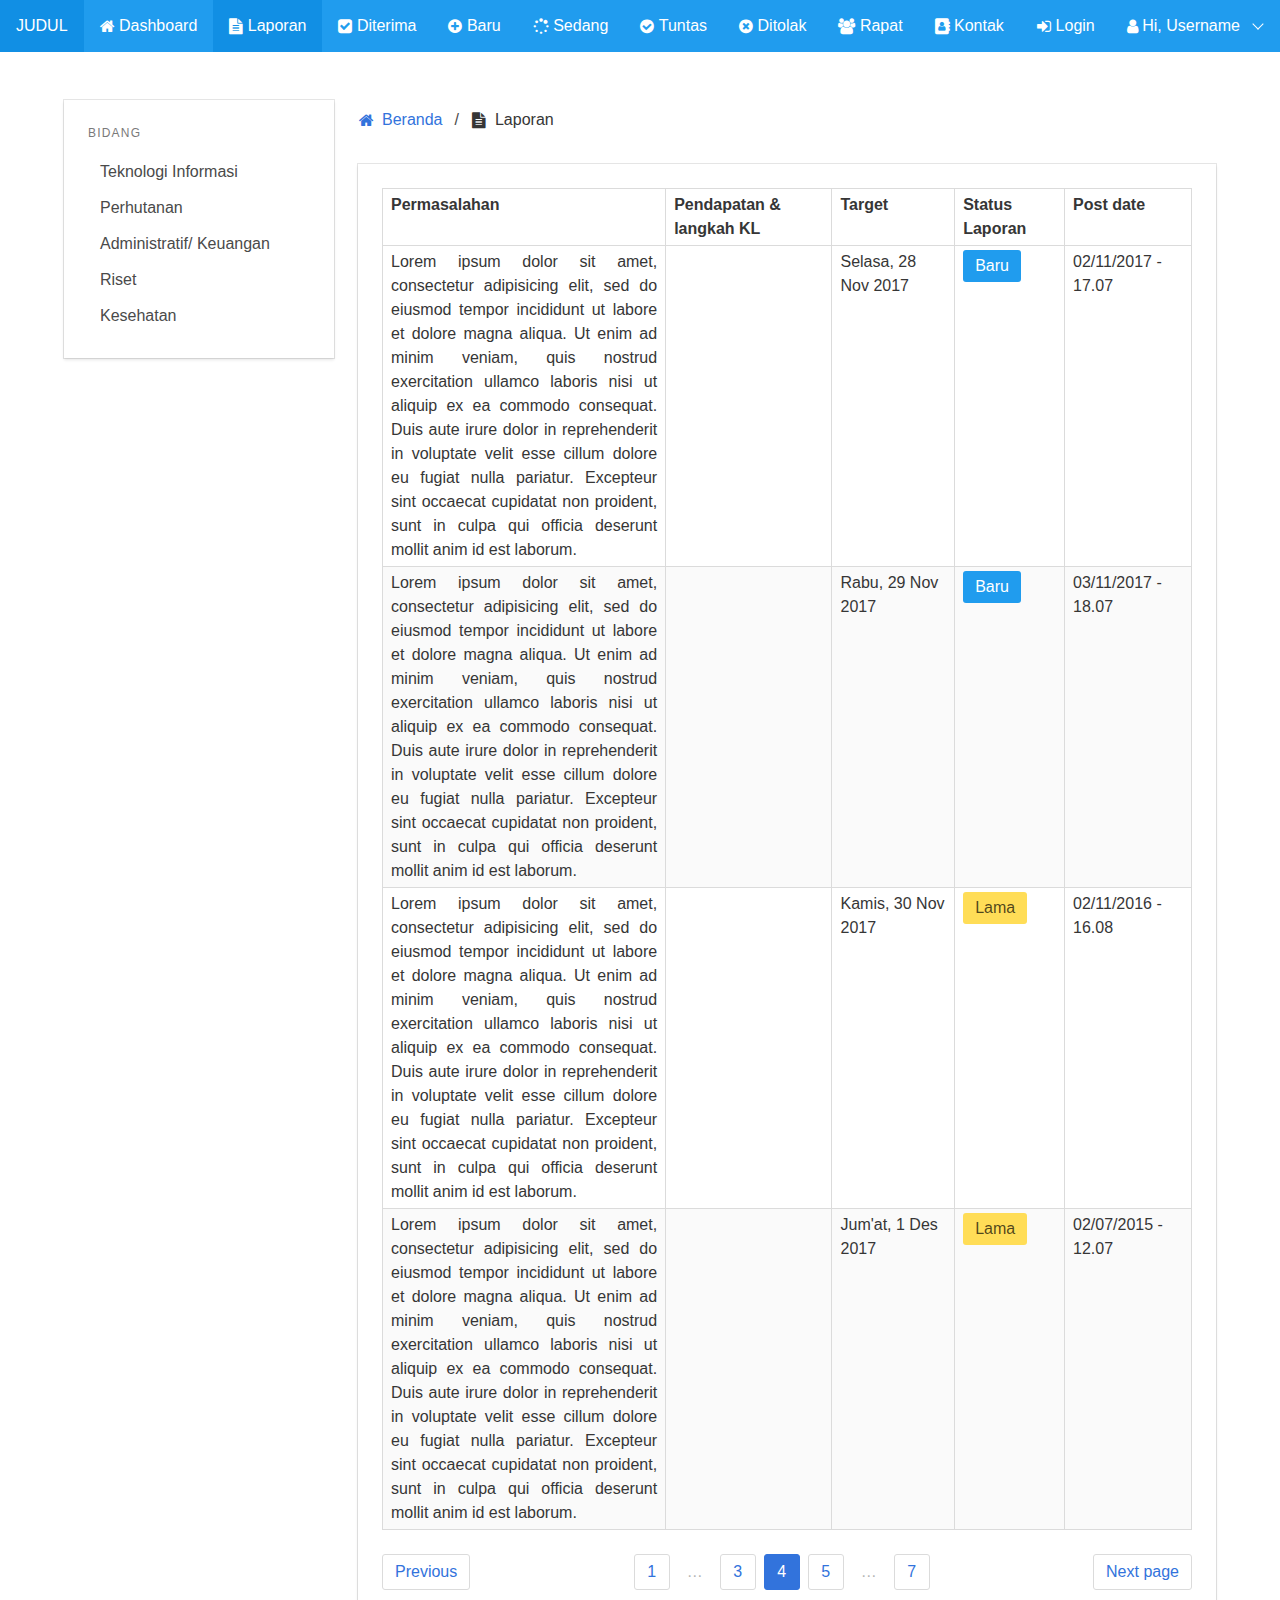
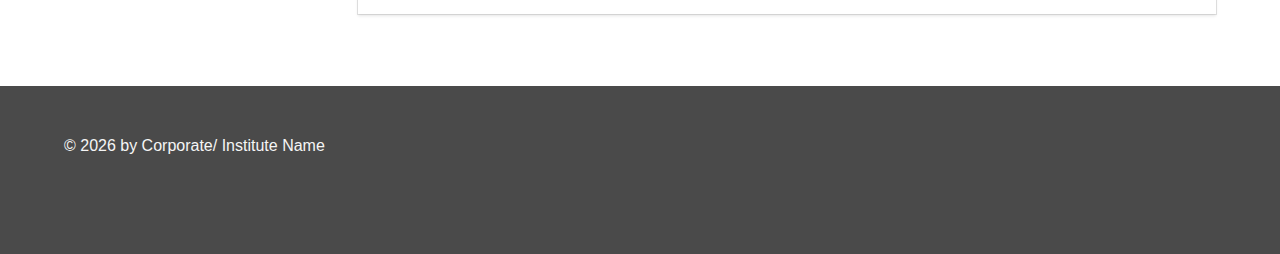
<file: laporan.html>
<!DOCTYPE html>
<html>
  <head>
    <meta charset="utf-8">
    <meta name="viewport" content="width=device-width, initial-scale=1">
    <title>Dashboard</title>
    <link rel="stylesheet" href="css/font-awesome.min.css">
    <link rel="stylesheet" href="css/bulma.css">
  </head>
  <body>
    <nav class="navbar is-info" role="navigation" aria-label="main navigation">
      <div class="navbar-brand">
        <a class="navbar-item" href="index.html">
          <!-- <img src="https://bulma.io/images/bulma-logo.png" alt="Bulma: a modern CSS framework based on Flexbox" width="112" height="28"> -->
          JUDUL
        </a>
        <div class="navbar-burger burger" data-target="navMenu">
          <span></span>
          <span></span>
          <span></span>
        </div>
      </div>
        <div class="navbar-menu" id="navMenu">
          <div class="navbar-start">
            <a class="navbar-item" href="index.html">
              <i class="fa fa-home"></i>&nbsp;Dashboard
            </a>
            <a class="navbar-item is-active" href="laporan.html">
              <i class="fa fa-file-text"></i>&nbsp;Laporan
            </a>
            <a class="navbar-item" href="diterima.html">
              <i class="fa fa-check-square"></i>&nbsp;Diterima
            </a>
            <a class="navbar-item" href="baru.html">
              <i class="fa fa-plus-circle"></i>&nbsp;Baru
            </a>
            <a class="navbar-item" href="sedang.html">
              <i class="fa fa-spinner"></i>&nbsp;Sedang
            </a>
            <a class="navbar-item" href="tuntas.html">
              <i class="fa fa-check-circle"></i>&nbsp;Tuntas
            </a>
            <a class="navbar-item" href="ditolak.html">
              <i class="fa fa-times-circle"></i>&nbsp;Ditolak
            </a>
            <a class="navbar-item" href="rapat.html">
              <i class="fa fa-users"></i>&nbsp;Rapat
            </a>
            <a class="navbar-item" href="kontak.html">
              <i class="fa fa-address-book"></i>&nbsp;Kontak
            </a>
          </div>
          <div class="navbar-end">
            <a class="navbar-item open-modal" data-modal-id="#modal-login">
              <i class="fa fa-sign-in"></i>&nbsp;Login
            </a>
            <div class="navbar-item has-dropdown is-hoverable">
              <a class="navbar-link" href="#">
                <i class="fa fa-user"></i>&nbsp;Hi, Username
              </a>
              <div class="navbar-dropdown">
                <a class="navbar-item open-modal" data-modal-id="#modal-logout">
                  Logout&nbsp;<i class="fa fa-sign-out"></i>
                </a>
              </div>
            </div>
          </div>
        </div>
    </nav>
    <section class="section">
      <div class="container">
        <div class="tile is-ancestor">
          <div class="tile is-vertical is-3">
            <div class="tile">
              <div class="tile is-parent is-vertical">
                <div class="card">
                  <div class="card-content">
                      <aside class="menu">
                        <p class="menu-label">
                          Bidang
                        </p>
                        <ul class="menu-list">
                          <li><a>Teknologi Informasi</a></li>
                          <li><a>Perhutanan</a></li>
                          <li><a>Administratif/ Keuangan</a></li>
                          <li><a>Riset</a></li>
                          <li><a>Kesehatan</a></li>
                        </ul>
                      </aside>
                  </div>
                </div>
              </div>
            </div>
          </div>
          <div class="tile is-vertical is-9">
            <div class="tile">
              <div class="tile is-parent is-vertical">
                <nav class="breadcrumb" aria-label="breadcrumbs">
                  <ul>
                    <li><a href="index.html"><span class="icon is-small"><i class="fa fa-home"></i></span><span>Beranda</span></a></li>
                    <li class="is-active">
                      <a href="#" aria-current="page">
                        <span class="icon is-small">
                          <i class="fa fa-file-text" aria-hidden="true"></i>
                        </span>
                        <span>Laporan</span>
                      </a>
                    </li>
                  </ul>
                </nav>
                <div class="card">
                  <div class="card-content">
                    <table class="table is-responsive is-striped is-hoverable is-bordered is-narrow is-fullwidth" align="justify">
                      <thead>
                        <tr>
                          <th>Permasalahan</th>
                          <th>Pendapatan & langkah KL</th>
                          <th>Target</th>
                          <th>Status Laporan</th>
                          <th>Post date</th>
                        </tr>
                      </thead>
                      <tbody class="has-text-weight-light">
                        <tr>
                          <td width="35%">
                            <p align="justify">Lorem ipsum dolor sit amet, consectetur adipisicing elit, sed do eiusmod tempor incididunt ut labore et dolore magna aliqua. Ut enim ad minim veniam, quis nostrud exercitation ullamco laboris nisi ut aliquip ex ea commodo consequat. Duis aute irure dolor in reprehenderit in voluptate velit esse cillum dolore eu fugiat nulla pariatur. Excepteur sint occaecat cupidatat non proident, sunt in culpa qui officia deserunt mollit anim id est laborum.</p>
                          </td>
                          <td></td>
                          <td>Selasa, 28 Nov 2017</td>
                          <td><span class="tag is-info is-medium">Baru</span></td>
                          <td>
                            02/11/2017 - 17.07
                          </td>
                        </tr>
                        <tr>
                          <td><p align="justify">Lorem ipsum dolor sit amet, consectetur adipisicing elit, sed do eiusmod tempor incididunt ut labore et dolore magna aliqua. Ut enim ad minim veniam, quis nostrud exercitation ullamco laboris nisi ut aliquip ex ea commodo consequat. Duis aute irure dolor in reprehenderit in voluptate velit esse cillum dolore eu fugiat nulla pariatur. Excepteur sint occaecat cupidatat non proident, sunt in culpa qui officia deserunt mollit anim id est laborum.</p></td>
                          <td></td>
                          <td>Rabu, 29 Nov 2017</td>
                          <td><span class="tag is-info is-medium">Baru</span></td>
                          <td>
                            03/11/2017 - 18.07
                          </td>
                        </tr>
                        <tr>
                          <td><p align="justify">Lorem ipsum dolor sit amet, consectetur adipisicing elit, sed do eiusmod tempor incididunt ut labore et dolore magna aliqua. Ut enim ad minim veniam, quis nostrud exercitation ullamco laboris nisi ut aliquip ex ea commodo consequat. Duis aute irure dolor in reprehenderit in voluptate velit esse cillum dolore eu fugiat nulla pariatur. Excepteur sint occaecat cupidatat non proident, sunt in culpa qui officia deserunt mollit anim id est laborum.</p></td>
                          <td></td>
                          <td>Kamis, 30 Nov 2017</td>
                          <td><span class="tag is-warning is-medium">Lama</span></td>
                          <td>
                            02/11/2016 - 16.08
                          </td>
                        </tr>
                        <tr>
                          <td><p align="justify">Lorem ipsum dolor sit amet, consectetur adipisicing elit, sed do eiusmod tempor incididunt ut labore et dolore magna aliqua. Ut enim ad minim veniam, quis nostrud exercitation ullamco laboris nisi ut aliquip ex ea commodo consequat. Duis aute irure dolor in reprehenderit in voluptate velit esse cillum dolore eu fugiat nulla pariatur. Excepteur sint occaecat cupidatat non proident, sunt in culpa qui officia deserunt mollit anim id est laborum.</p></td>
                          <td></td>
                          <td>Jum'at, 1 Des 2017</td>
                          <td><span class="tag is-warning is-medium">Lama</span></td>
                          <td>
                            02/07/2015 - 12.07
                          </td>
                        </tr>
                      </tbody>
                      <tfoot>

                      </tfoot>
                    </table>
                    <nav class="pagination is-centered" role="navigation" aria-label="pagination">
                      <a class="pagination-previous">Previous</a>
                      <a class="pagination-next">Next page</a>
                      <ul class="pagination-list">
                        <li><a class="pagination-link" aria-label="Goto page 1">1</a></li>
                        <li><span class="pagination-ellipsis">&hellip;</span></li>
                        <li><a class="pagination-link" aria-label="Goto page 3">3</a></li>
                        <li><a class="pagination-link is-current" aria-label="Page 4" aria-current="page">4</a></li>
                        <li><a class="pagination-link" aria-label="Goto page 5">5</a></li>
                        <li><span class="pagination-ellipsis">&hellip;</span></li>
                        <li><a class="pagination-link" aria-label="Goto page 7">7</a></li>
                      </ul>
                    </nav>
                  </div>
                </div>
              </div>
            </div>
          </div>
        </div>
        <div class="modal" id="modal-login">
          <div class="modal-background"></div>
          <div class="modal-card">
            <header class="modal-card-head">
              <p class="modal-card-title"><i class="fa fa-sign-in"></i> Form Login</p>
              <button class="delete close-modal" data-modal-id="#modal-login" aria-label="close"></button>
            </header>
            <section class="modal-card-body">
              <form class="" action="#" method="post">
                <div class="field">
                  <label class="label">Username</label>
                  <div class="control has-icons-left has-icons-right">
                    <input class="input" type="text" name="username" placeholder="Masukkan username" required="required">
                    <span class="icon is-small is-left">
                      <i class="fa fa-user"></i>
                    </span>
                    <!-- <span class="icon is-small is-right">
                      <i class="fa fa-check"></i>
                    </span> -->
                  </div>
                  <!-- <p class="help is-success">This username is available</p> -->
                </div>
                <div class="field">
                  <label class="label">Password</label>
                  <div class="control has-icons-left has-icons-right">
                    <input class="input" type="password" name="password" placeholder="Masukkan password" required="required">
                    <span class="icon is-small is-left">
                      <i class="fa fa-lock"></i>
                    </span>
                    <!-- <span class="icon is-small is-right">
                      <i class="fa fa-check"></i>
                    </span> -->
                  </div>
                  <!-- <p class="help is-success">This username is available</p> -->
                </div>
            </section>
            <footer class="modal-card-foot">
              <button class="button is-success is-outlined" type="submit">Login</button>
              <button class="button is-danger is-outlined close-modal" data-modal-id="#modal-login">Batal</button>
            </footer>
            </form>
          </div>
        </div>
        <div class="modal" id="modal-logout">
          <div class="modal-background"></div>
          <div class="modal-card">
            <header class="modal-card-head">
              <p class="modal-card-title"><i class="fa fa-sign-out"></i> Kondirmasi Log-out</p>
              <button class="delete close-modal" data-modal-id="#modal-logout" aria-label="close"></button>
            </header>
            <section class="modal-card-body">
              <form class="" action="#" method="post">
                <p class="subtitle is-4">Apakah Anda yakin akan log-out?</p>
            </section>
            <footer class="modal-card-foot">
              <button class="button is-danger is-outlined" type="submit">Ya</button>
              <button class="button is-primary is-outlined close-modal" data-modal-id="#modal-logout">Tidak</button>
            </footer>
            </form>
          </div>
        </div>
      </div>
    </section>
    <footer class="footer">
      <div class="container">
        <div class="content"> <!-- has-text-centered -->
          <p>
            &copy; <script type="text/javascript">document.write(new Date().getFullYear());</script> by Corporate/ Institute Name
          </p>
        </div>
      </div>
    </footer>
    <script type="text/javascript" src="js/jquery-3.2.1.min.js"></script>
    <script type="text/javascript" src="js/main.js"></script>
    <script type="text/javascript" src="js/canvasjs.min.js"></script>
  </body>
</html>
</file>
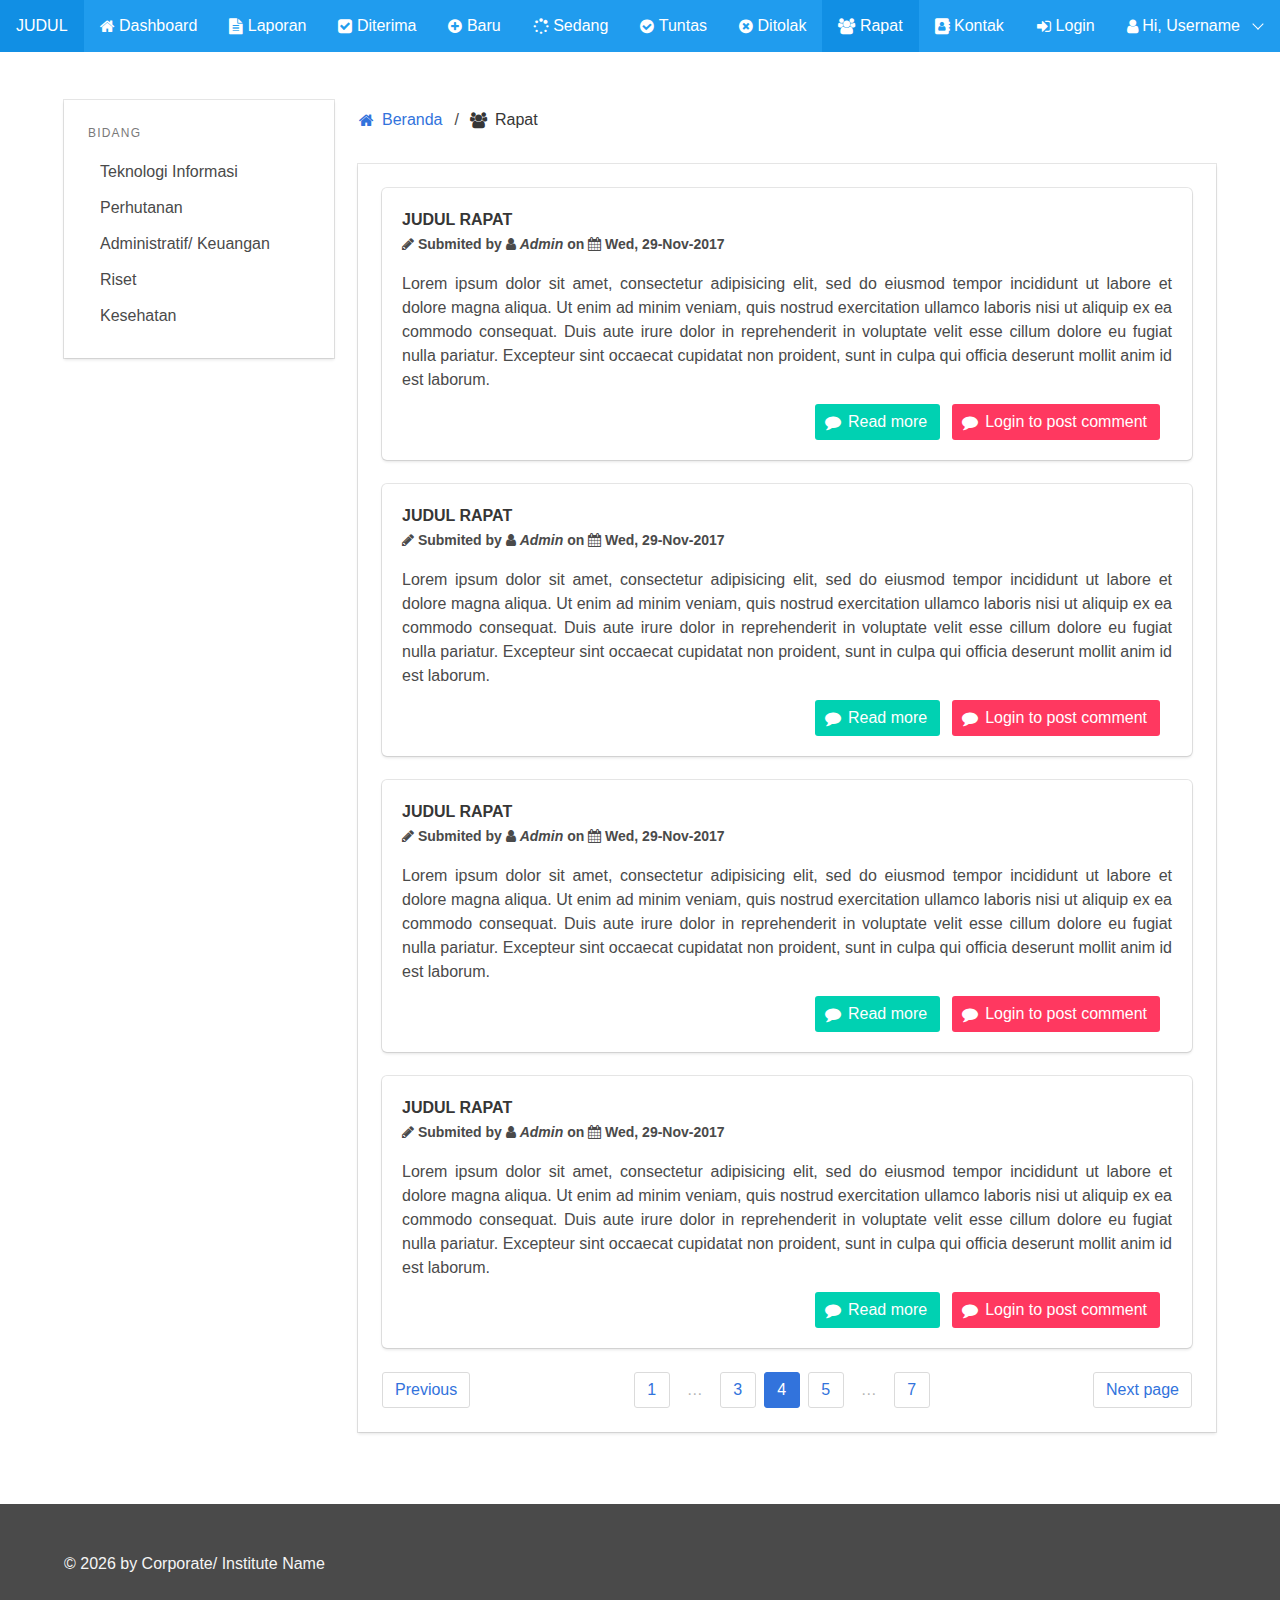
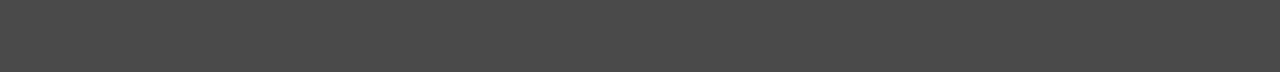
<file: rapat.html>
<!DOCTYPE html>
<html>
  <head>
    <meta charset="utf-8">
    <meta name="viewport" content="width=device-width, initial-scale=1">
    <title>Dashboard</title>
    <link rel="stylesheet" href="css/font-awesome.min.css">
    <link rel="stylesheet" href="css/bulma.css">
  </head>
  <body>
    <nav class="navbar is-info" role="navigation" aria-label="main navigation">
      <div class="navbar-brand">
        <a class="navbar-item" href="index.html">
          <!-- <img src="https://bulma.io/images/bulma-logo.png" alt="Bulma: a modern CSS framework based on Flexbox" width="112" height="28"> -->
          JUDUL
        </a>
        <div class="navbar-burger burger" data-target="navMenu">
          <span></span>
          <span></span>
          <span></span>
        </div>
      </div>
        <div class="navbar-menu" id="navMenu">
          <div class="navbar-start">
            <a class="navbar-item" href="index.html">
              <i class="fa fa-home"></i>&nbsp;Dashboard
            </a>
            <a class="navbar-item" href="laporan.html">
              <i class="fa fa-file-text"></i>&nbsp;Laporan
            </a>
            <a class="navbar-item" href="diterima.html">
              <i class="fa fa-check-square"></i>&nbsp;Diterima
            </a>
            <a class="navbar-item" href="baru.html">
              <i class="fa fa-plus-circle"></i>&nbsp;Baru
            </a>
            <a class="navbar-item" href="sedang.html">
              <i class="fa fa-spinner"></i>&nbsp;Sedang
            </a>
            <a class="navbar-item" href="tuntas.html">
              <i class="fa fa-check-circle"></i>&nbsp;Tuntas
            </a>
            <a class="navbar-item" href="ditolak.html">
              <i class="fa fa-times-circle"></i>&nbsp;Ditolak
            </a>
            <a class="navbar-item is-active" href="rapat.html">
              <i class="fa fa-users"></i>&nbsp;Rapat
            </a>
            <a class="navbar-item" href="kontak.html">
              <i class="fa fa-address-book"></i>&nbsp;Kontak
            </a>
          </div>
          <div class="navbar-end">
            <a class="navbar-item open-modal" data-modal-id="#modal-login">
              <i class="fa fa-sign-in"></i>&nbsp;Login
            </a>
            <div class="navbar-item has-dropdown is-hoverable">
              <a class="navbar-link" href="#">
                <i class="fa fa-user"></i>&nbsp;Hi, Username
              </a>
              <div class="navbar-dropdown">
                <a class="navbar-item open-modal" data-modal-id="#modal-logout">
                  Logout&nbsp;<i class="fa fa-sign-out"></i>
                </a>
              </div>
            </div>
          </div>
        </div>
    </nav>
    <section class="section">
      <div class="container">
        <div class="tile is-ancestor">
          <div class="tile is-vertical is-3">
            <div class="tile">
              <div class="tile is-parent is-vertical">
                <div class="card">
                  <div class="card-content">
                      <aside class="menu">
                        <p class="menu-label">
                          Bidang
                        </p>
                        <ul class="menu-list">
                          <li><a>Teknologi Informasi</a></li>
                          <li><a>Perhutanan</a></li>
                          <li><a>Administratif/ Keuangan</a></li>
                          <li><a>Riset</a></li>
                          <li><a>Kesehatan</a></li>
                        </ul>
                      </aside>
                  </div>
                </div>
              </div>
            </div>
          </div>
          <div class="tile is-vertical is-9">
            <div class="tile">
              <div class="tile is-parent is-vertical">
                <nav class="breadcrumb" aria-label="breadcrumbs">
                  <ul>
                    <li><a href="index.html"><span class="icon is-small"><i class="fa fa-home"></i></span><span>Beranda</span></a></li>
                    <li class="is-active">
                      <a href="#" aria-current="page">
                        <span class="icon is-small">
                          <i class="fa fa-users" aria-hidden="true"></i>
                        </span>
                        <span>Rapat</span>
                      </a>
                    </li>
                  </ul>
                </nav>
                <div class="card">
                  <div class="card-content">
                    <div class="box">
                      <article class="media">
                        <!-- <div class="media-left">
                          <figure class="image is-64x64">
                            <img src="https://bulma.io/images/placeholders/128x128.png" alt="Image">
                          </figure>
                        </div> -->
                        <div class="media-content">
                          <div class="content">
                            <p>
                              <strong class="has-text-weight-bold">JUDUL RAPAT</strong>
                              <br>
                              <small class="has-text-weight-semibold">
                                <i class="fa fa-pencil"></i> Submited by
                                <i class="fa fa-user"></i> <i>Admin</i>
                                on <i class="fa fa-calendar"></i> Wed, 29-Nov-2017
                              </small>
                              <br>
                              <div class="has-text-weight-light" align="justify">
                                Lorem ipsum dolor sit amet, consectetur adipisicing elit, sed do eiusmod tempor incididunt ut labore et dolore magna aliqua. Ut enim ad minim veniam, quis nostrud exercitation ullamco laboris nisi ut aliquip ex ea commodo consequat. Duis aute irure dolor in reprehenderit in voluptate velit esse cillum dolore eu fugiat nulla pariatur. Excepteur sint occaecat cupidatat non proident, sunt in culpa qui officia deserunt mollit anim id est laborum.
                              </div>
                            </p>
                          </div>
                          <nav class="level is-mobile level-right">
                            <div class="level-right">
                              <div class="level-item">
                                <a class="button is-primary">
                                  <span class="icon">
                                    <i class="fa fa-comment"></i>
                                  </span>
                                  <span>Read more</span>
                                </a>
                              </div>
                              <div class="level-item">
                                <a class="button is-danger">
                                  <span class="icon">
                                    <i class="fa fa-comment"></i>
                                  </span>
                                  <span>Login to post comment</span>
                                </a>
                              </div>
                            </div>
                          </nav>
                        </div>
                      </article>
                    </div>
                    <div class="box">
                      <article class="media">
                        <!-- <div class="media-left">
                          <figure class="image is-64x64">
                            <img src="https://bulma.io/images/placeholders/128x128.png" alt="Image">
                          </figure>
                        </div> -->
                        <div class="media-content">
                          <div class="content">
                            <p>
                              <strong class="has-text-weight-bold">JUDUL RAPAT</strong>
                              <br>
                              <small class="has-text-weight-semibold">
                                <i class="fa fa-pencil"></i> Submited by
                                <i class="fa fa-user"></i> <i>Admin</i>
                                on <i class="fa fa-calendar"></i> Wed, 29-Nov-2017
                              </small>
                              <br>
                              <div class="has-text-weight-light" align="justify">
                                Lorem ipsum dolor sit amet, consectetur adipisicing elit, sed do eiusmod tempor incididunt ut labore et dolore magna aliqua. Ut enim ad minim veniam, quis nostrud exercitation ullamco laboris nisi ut aliquip ex ea commodo consequat. Duis aute irure dolor in reprehenderit in voluptate velit esse cillum dolore eu fugiat nulla pariatur. Excepteur sint occaecat cupidatat non proident, sunt in culpa qui officia deserunt mollit anim id est laborum.
                              </div>
                            </p>
                          </div>
                          <nav class="level is-mobile level-right">
                            <div class="level-right">
                              <div class="level-item">
                                <a class="button is-primary">
                                  <span class="icon">
                                    <i class="fa fa-comment"></i>
                                  </span>
                                  <span>Read more</span>
                                </a>
                              </div>
                              <div class="level-item">
                                <a class="button is-danger">
                                  <span class="icon">
                                    <i class="fa fa-comment"></i>
                                  </span>
                                  <span>Login to post comment</span>
                                </a>
                              </div>
                            </div>
                          </nav>
                        </div>
                      </article>
                    </div>
                    <div class="box">
                      <article class="media">
                        <!-- <div class="media-left">
                          <figure class="image is-64x64">
                            <img src="https://bulma.io/images/placeholders/128x128.png" alt="Image">
                          </figure>
                        </div> -->
                        <div class="media-content">
                          <div class="content">
                            <p>
                              <strong class="has-text-weight-bold">JUDUL RAPAT</strong>
                              <br>
                              <small class="has-text-weight-semibold">
                                <i class="fa fa-pencil"></i> Submited by
                                <i class="fa fa-user"></i> <i>Admin</i>
                                on <i class="fa fa-calendar"></i> Wed, 29-Nov-2017
                              </small>
                              <br>
                              <div class="has-text-weight-light" align="justify">
                                Lorem ipsum dolor sit amet, consectetur adipisicing elit, sed do eiusmod tempor incididunt ut labore et dolore magna aliqua. Ut enim ad minim veniam, quis nostrud exercitation ullamco laboris nisi ut aliquip ex ea commodo consequat. Duis aute irure dolor in reprehenderit in voluptate velit esse cillum dolore eu fugiat nulla pariatur. Excepteur sint occaecat cupidatat non proident, sunt in culpa qui officia deserunt mollit anim id est laborum.
                              </div>
                            </p>
                          </div>
                          <nav class="level is-mobile level-right">
                            <div class="level-right">
                              <div class="level-item">
                                <a class="button is-primary">
                                  <span class="icon">
                                    <i class="fa fa-comment"></i>
                                  </span>
                                  <span>Read more</span>
                                </a>
                              </div>
                              <div class="level-item">
                                <a class="button is-danger">
                                  <span class="icon">
                                    <i class="fa fa-comment"></i>
                                  </span>
                                  <span>Login to post comment</span>
                                </a>
                              </div>
                            </div>
                          </nav>
                        </div>
                      </article>
                    </div>
                    <div class="box">
                      <article class="media">
                        <!-- <div class="media-left">
                          <figure class="image is-64x64">
                            <img src="https://bulma.io/images/placeholders/128x128.png" alt="Image">
                          </figure>
                        </div> -->
                        <div class="media-content">
                          <div class="content">
                            <p>
                              <strong class="has-text-weight-bold">JUDUL RAPAT</strong>
                              <br>
                              <small class="has-text-weight-semibold">
                                <i class="fa fa-pencil"></i> Submited by
                                <i class="fa fa-user"></i> <i>Admin</i>
                                on <i class="fa fa-calendar"></i> Wed, 29-Nov-2017
                              </small>
                              <br>
                              <div class="has-text-weight-light" align="justify">
                                Lorem ipsum dolor sit amet, consectetur adipisicing elit, sed do eiusmod tempor incididunt ut labore et dolore magna aliqua. Ut enim ad minim veniam, quis nostrud exercitation ullamco laboris nisi ut aliquip ex ea commodo consequat. Duis aute irure dolor in reprehenderit in voluptate velit esse cillum dolore eu fugiat nulla pariatur. Excepteur sint occaecat cupidatat non proident, sunt in culpa qui officia deserunt mollit anim id est laborum.
                              </div>
                            </p>
                          </div>
                          <nav class="level is-mobile level-right">
                            <div class="level-right">
                              <div class="level-item">
                                <a class="button is-primary">
                                  <span class="icon">
                                    <i class="fa fa-comment"></i>
                                  </span>
                                  <span>Read more</span>
                                </a>
                              </div>
                              <div class="level-item">
                                <a class="button is-danger">
                                  <span class="icon">
                                    <i class="fa fa-comment"></i>
                                  </span>
                                  <span>Login to post comment</span>
                                </a>
                              </div>
                            </div>
                          </nav>
                        </div>
                      </article>
                    </div>
                    <nav class="pagination is-centered" role="navigation" aria-label="pagination">
                      <a class="pagination-previous">Previous</a>
                      <a class="pagination-next">Next page</a>
                      <ul class="pagination-list">
                        <li><a class="pagination-link" aria-label="Goto page 1">1</a></li>
                        <li><span class="pagination-ellipsis">&hellip;</span></li>
                        <li><a class="pagination-link" aria-label="Goto page 3">3</a></li>
                        <li><a class="pagination-link is-current" aria-label="Page 4" aria-current="page">4</a></li>
                        <li><a class="pagination-link" aria-label="Goto page 5">5</a></li>
                        <li><span class="pagination-ellipsis">&hellip;</span></li>
                        <li><a class="pagination-link" aria-label="Goto page 7">7</a></li>
                      </ul>
                    </nav>
                  </div>
                </div>
              </div>
            </div>
          </div>
        </div>
        <div class="modal" id="modal-login">
          <div class="modal-background"></div>
          <div class="modal-card">
            <header class="modal-card-head">
              <p class="modal-card-title"><i class="fa fa-sign-in"></i> Form Login</p>
              <button class="delete close-modal" data-modal-id="#modal-login" aria-label="close"></button>
            </header>
            <section class="modal-card-body">
              <form class="" action="#" method="post">
                <div class="field">
                  <label class="label">Username</label>
                  <div class="control has-icons-left has-icons-right">
                    <input class="input" type="text" name="username" placeholder="Masukkan username" required="required">
                    <span class="icon is-small is-left">
                      <i class="fa fa-user"></i>
                    </span>
                    <!-- <span class="icon is-small is-right">
                      <i class="fa fa-check"></i>
                    </span> -->
                  </div>
                  <!-- <p class="help is-success">This username is available</p> -->
                </div>
                <div class="field">
                  <label class="label">Password</label>
                  <div class="control has-icons-left has-icons-right">
                    <input class="input" type="password" name="password" placeholder="Masukkan password" required="required">
                    <span class="icon is-small is-left">
                      <i class="fa fa-lock"></i>
                    </span>
                    <!-- <span class="icon is-small is-right">
                      <i class="fa fa-check"></i>
                    </span> -->
                  </div>
                  <!-- <p class="help is-success">This username is available</p> -->
                </div>
            </section>
            <footer class="modal-card-foot">
              <button class="button is-success is-outlined" type="submit">Login</button>
              <button class="button is-danger is-outlined close-modal" data-modal-id="#modal-login">Batal</button>
            </footer>
            </form>
          </div>
        </div>
        <div class="modal" id="modal-logout">
          <div class="modal-background"></div>
          <div class="modal-card">
            <header class="modal-card-head">
              <p class="modal-card-title"><i class="fa fa-sign-out"></i> Kondirmasi Log-out</p>
              <button class="delete close-modal" data-modal-id="#modal-logout" aria-label="close"></button>
            </header>
            <section class="modal-card-body">
              <form class="" action="#" method="post">
                <p class="subtitle is-4">Apakah Anda yakin akan log-out?</p>
            </section>
            <footer class="modal-card-foot">
              <button class="button is-danger is-outlined" type="submit">Ya</button>
              <button class="button is-primary is-outlined close-modal" data-modal-id="#modal-logout">Tidak</button>
            </footer>
            </form>
          </div>
        </div>
      </div>
    </section>
    <footer class="footer">
      <div class="container">
        <div class="content"> <!-- has-text-centered -->
          <p>
            &copy; <script type="text/javascript">document.write(new Date().getFullYear());</script> by Corporate/ Institute Name
          </p>
        </div>
      </div>
    </footer>
    <script type="text/javascript" src="js/jquery-3.2.1.min.js"></script>
    <script type="text/javascript" src="js/main.js"></script>
    <script type="text/javascript" src="js/canvasjs.min.js"></script>
  </body>
</html>
</file>
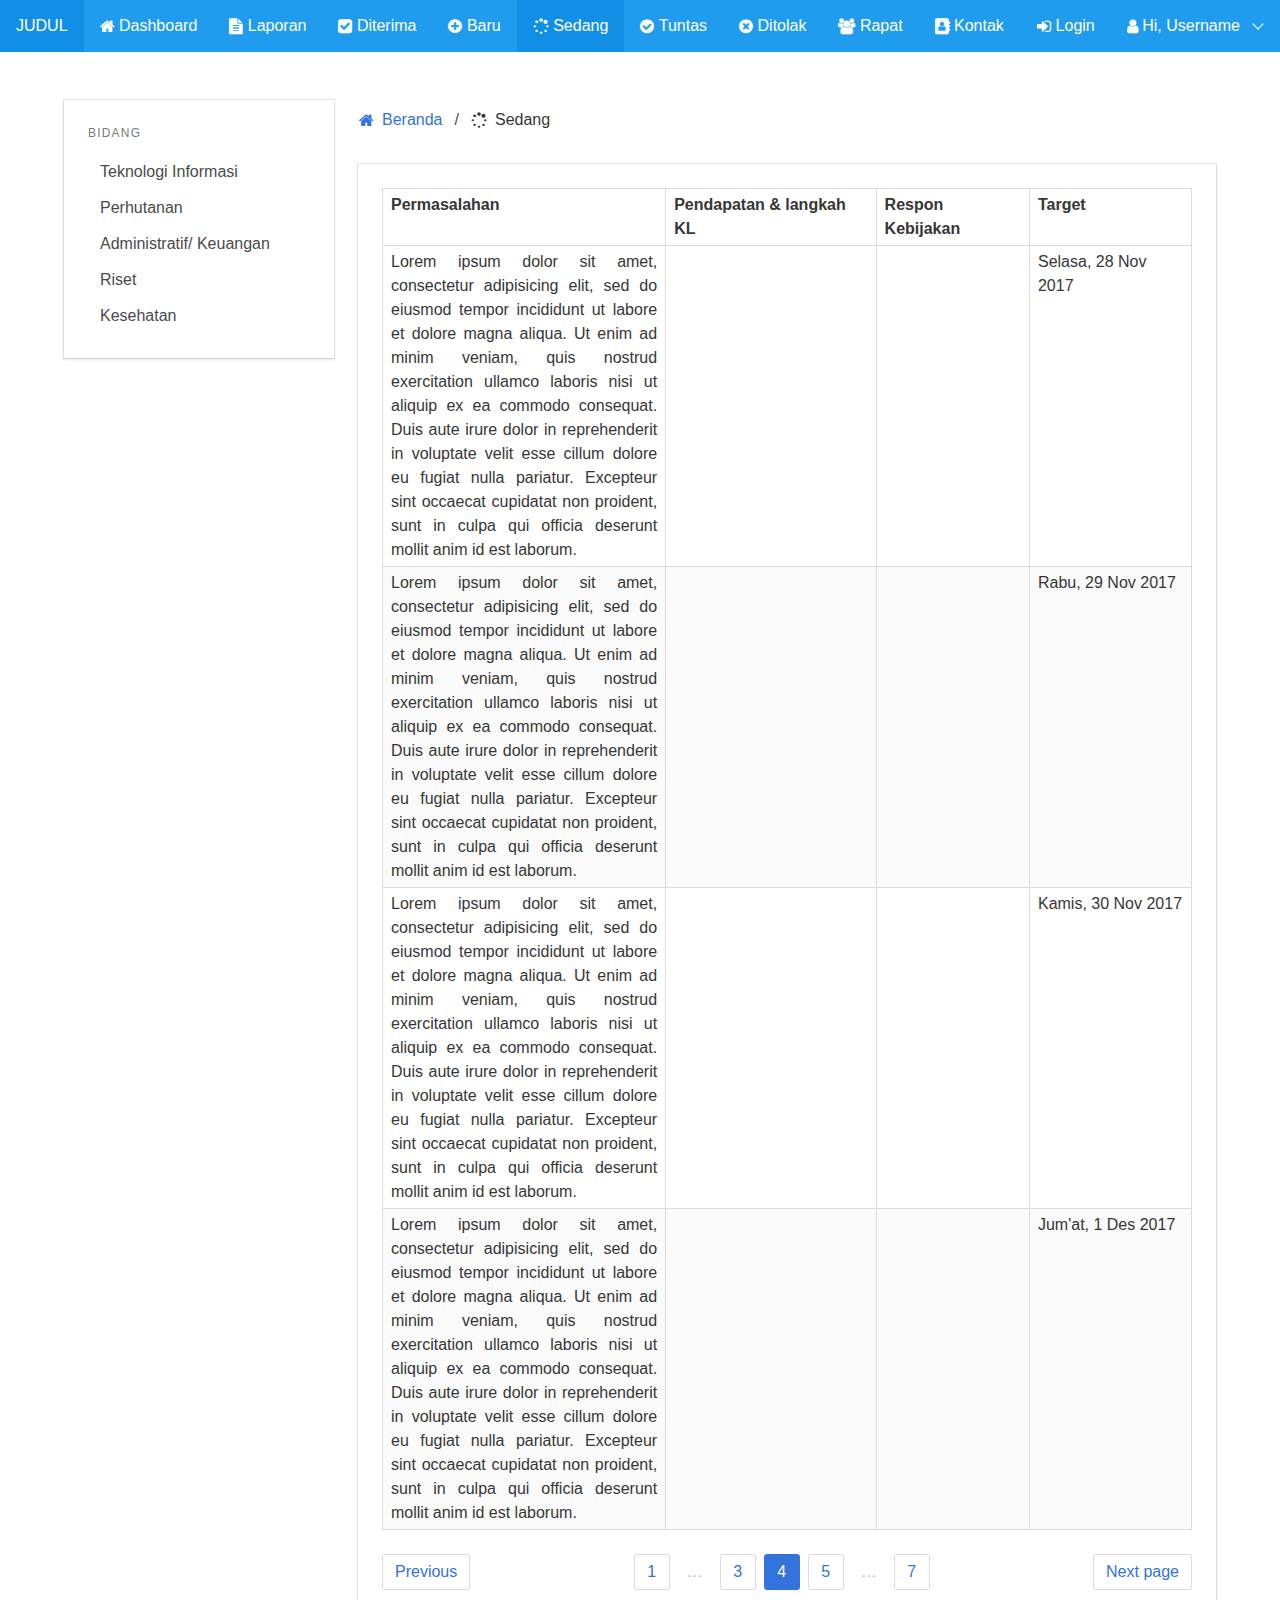
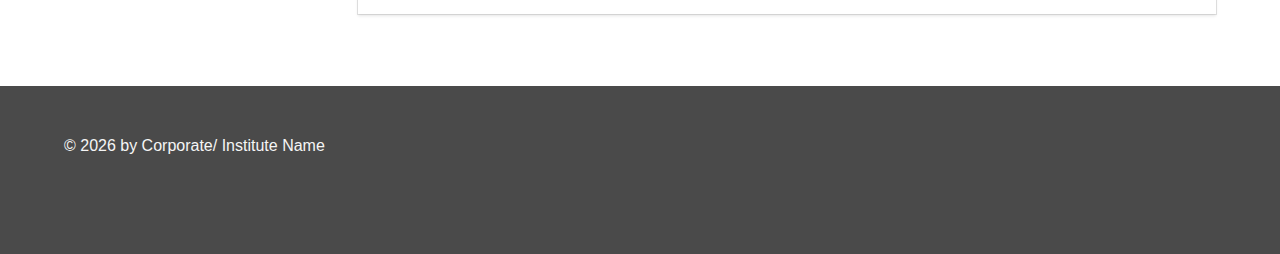
<file: sedang.html>
<!DOCTYPE html>
<html>
  <head>
    <meta charset="utf-8">
    <meta name="viewport" content="width=device-width, initial-scale=1">
    <title>Dashboard</title>
    <link rel="stylesheet" href="css/font-awesome.min.css">
    <link rel="stylesheet" href="css/bulma.css">
  </head>
  <body>
    <nav class="navbar is-info" role="navigation" aria-label="main navigation">
      <div class="navbar-brand">
        <a class="navbar-item" href="index.html">
          <!-- <img src="https://bulma.io/images/bulma-logo.png" alt="Bulma: a modern CSS framework based on Flexbox" width="112" height="28"> -->
          JUDUL
        </a>
        <div class="navbar-burger burger" data-target="navMenu">
          <span></span>
          <span></span>
          <span></span>
        </div>
      </div>
        <div class="navbar-menu" id="navMenu">
          <div class="navbar-start">
            <a class="navbar-item" href="index.html">
              <i class="fa fa-home"></i>&nbsp;Dashboard
            </a>
            <a class="navbar-item" href="laporan.html">
              <i class="fa fa-file-text"></i>&nbsp;Laporan
            </a>
            <a class="navbar-item" href="diterima.html">
              <i class="fa fa-check-square"></i>&nbsp;Diterima
            </a>
            <a class="navbar-item" href="baru.html">
              <i class="fa fa-plus-circle"></i>&nbsp;Baru
            </a>
            <a class="navbar-item is-active" href="sedang.html">
              <i class="fa fa-spinner"></i>&nbsp;Sedang
            </a>
            <a class="navbar-item" href="tuntas.html">
              <i class="fa fa-check-circle"></i>&nbsp;Tuntas
            </a>
            <a class="navbar-item" href="ditolak.html">
              <i class="fa fa-times-circle"></i>&nbsp;Ditolak
            </a>
            <a class="navbar-item" href="rapat.html">
              <i class="fa fa-users"></i>&nbsp;Rapat
            </a>
            <a class="navbar-item" href="kontak.html">
              <i class="fa fa-address-book"></i>&nbsp;Kontak
            </a>
          </div>
          <div class="navbar-end">
            <a class="navbar-item open-modal" data-modal-id="#modal-login">
              <i class="fa fa-sign-in"></i>&nbsp;Login
            </a>
            <div class="navbar-item has-dropdown is-hoverable">
              <a class="navbar-link" href="#">
                <i class="fa fa-user"></i>&nbsp;Hi, Username
              </a>
              <div class="navbar-dropdown">
                <a class="navbar-item open-modal" data-modal-id="#modal-logout">
                  Logout&nbsp;<i class="fa fa-sign-out"></i>
                </a>
              </div>
            </div>
          </div>
        </div>
    </nav>
    <section class="section">
      <div class="container">
        <div class="tile is-ancestor">
          <div class="tile is-vertical is-3">
            <div class="tile">
              <div class="tile is-parent is-vertical">
                <div class="card">
                  <div class="card-content">
                      <aside class="menu">
                        <p class="menu-label">
                          Bidang
                        </p>
                        <ul class="menu-list">
                          <li><a>Teknologi Informasi</a></li>
                          <li><a>Perhutanan</a></li>
                          <li><a>Administratif/ Keuangan</a></li>
                          <li><a>Riset</a></li>
                          <li><a>Kesehatan</a></li>
                        </ul>
                      </aside>
                  </div>
                </div>
              </div>
            </div>
          </div>
          <div class="tile is-vertical is-9">
            <div class="tile">
              <div class="tile is-parent is-vertical">
                <nav class="breadcrumb" aria-label="breadcrumbs">
                  <ul>
                    <li><a href="index.html"><span class="icon is-small"><i class="fa fa-home"></i></span><span>Beranda</span></a></li>
                    <li class="is-active">
                      <a href="#" aria-current="page">
                        <span class="icon is-small">
                          <i class="fa fa-spinner" aria-hidden="true"></i>
                        </span>
                        <span>Sedang</span>
                      </a>
                    </li>
                  </ul>
                </nav>
                <div class="card">
                  <div class="card-content">
                    <table class="table is-striped is-hoverable is-bordered is-narrow is-fullwidth" align="justify">
                      <thead>
                        <tr>
                          <th>Permasalahan</th>
                          <th>Pendapatan & langkah KL</th>
                          <th>Respon Kebijakan</th>
                          <th>Target</th>
                        </tr>
                      </thead>
                      <tbody>
                        <tr>
                          <td width="35%">
                            <p align="justify">Lorem ipsum dolor sit amet, consectetur adipisicing elit, sed do eiusmod tempor incididunt ut labore et dolore magna aliqua. Ut enim ad minim veniam, quis nostrud exercitation ullamco laboris nisi ut aliquip ex ea commodo consequat. Duis aute irure dolor in reprehenderit in voluptate velit esse cillum dolore eu fugiat nulla pariatur. Excepteur sint occaecat cupidatat non proident, sunt in culpa qui officia deserunt mollit anim id est laborum.</p>
                          </td>
                          <td></td>
                          <td></td>
                          <td>Selasa, 28 Nov 2017</td>
                        </tr>
                        <tr>
                          <td><p align="justify">Lorem ipsum dolor sit amet, consectetur adipisicing elit, sed do eiusmod tempor incididunt ut labore et dolore magna aliqua. Ut enim ad minim veniam, quis nostrud exercitation ullamco laboris nisi ut aliquip ex ea commodo consequat. Duis aute irure dolor in reprehenderit in voluptate velit esse cillum dolore eu fugiat nulla pariatur. Excepteur sint occaecat cupidatat non proident, sunt in culpa qui officia deserunt mollit anim id est laborum.</p></td>
                          <td></td>
                          <td></td>
                          <td>Rabu, 29 Nov 2017</td>
                        </tr>
                        <tr>
                          <td><p align="justify">Lorem ipsum dolor sit amet, consectetur adipisicing elit, sed do eiusmod tempor incididunt ut labore et dolore magna aliqua. Ut enim ad minim veniam, quis nostrud exercitation ullamco laboris nisi ut aliquip ex ea commodo consequat. Duis aute irure dolor in reprehenderit in voluptate velit esse cillum dolore eu fugiat nulla pariatur. Excepteur sint occaecat cupidatat non proident, sunt in culpa qui officia deserunt mollit anim id est laborum.</p></td>
                          <td></td>
                          <td></td>
                          <td>Kamis, 30 Nov 2017</td>
                        </tr>
                        <tr>
                          <td><p align="justify">Lorem ipsum dolor sit amet, consectetur adipisicing elit, sed do eiusmod tempor incididunt ut labore et dolore magna aliqua. Ut enim ad minim veniam, quis nostrud exercitation ullamco laboris nisi ut aliquip ex ea commodo consequat. Duis aute irure dolor in reprehenderit in voluptate velit esse cillum dolore eu fugiat nulla pariatur. Excepteur sint occaecat cupidatat non proident, sunt in culpa qui officia deserunt mollit anim id est laborum.</p></td>
                          <td></td>
                          <td></td>
                          <td>Jum'at, 1 Des 2017</td>
                        </tr>
                      </tbody>
                      <tfoot>

                      </tfoot>
                    </table>
                    <nav class="pagination is-centered" role="navigation" aria-label="pagination">
                      <a class="pagination-previous">Previous</a>
                      <a class="pagination-next">Next page</a>
                      <ul class="pagination-list">
                        <li><a class="pagination-link" aria-label="Goto page 1">1</a></li>
                        <li><span class="pagination-ellipsis">&hellip;</span></li>
                        <li><a class="pagination-link" aria-label="Goto page 3">3</a></li>
                        <li><a class="pagination-link is-current" aria-label="Page 4" aria-current="page">4</a></li>
                        <li><a class="pagination-link" aria-label="Goto page 5">5</a></li>
                        <li><span class="pagination-ellipsis">&hellip;</span></li>
                        <li><a class="pagination-link" aria-label="Goto page 7">7</a></li>
                      </ul>
                    </nav>
                  </div>
                </div>
              </div>
            </div>
          </div>
        </div>
        <div class="modal" id="modal-login">
          <div class="modal-background"></div>
          <div class="modal-card">
            <header class="modal-card-head">
              <p class="modal-card-title"><i class="fa fa-sign-in"></i> Form Login</p>
              <button class="delete close-modal" data-modal-id="#modal-login" aria-label="close"></button>
            </header>
            <section class="modal-card-body">
              <form class="" action="#" method="post">
                <div class="field">
                  <label class="label">Username</label>
                  <div class="control has-icons-left has-icons-right">
                    <input class="input" type="text" name="username" placeholder="Masukkan username" required="required">
                    <span class="icon is-small is-left">
                      <i class="fa fa-user"></i>
                    </span>
                    <!-- <span class="icon is-small is-right">
                      <i class="fa fa-check"></i>
                    </span> -->
                  </div>
                  <!-- <p class="help is-success">This username is available</p> -->
                </div>
                <div class="field">
                  <label class="label">Password</label>
                  <div class="control has-icons-left has-icons-right">
                    <input class="input" type="password" name="password" placeholder="Masukkan password" required="required">
                    <span class="icon is-small is-left">
                      <i class="fa fa-lock"></i>
                    </span>
                    <!-- <span class="icon is-small is-right">
                      <i class="fa fa-check"></i>
                    </span> -->
                  </div>
                  <!-- <p class="help is-success">This username is available</p> -->
                </div>
            </section>
            <footer class="modal-card-foot">
              <button class="button is-success is-outlined" type="submit">Login</button>
              <button class="button is-danger is-outlined close-modal" data-modal-id="#modal-login">Batal</button>
            </footer>
            </form>
          </div>
        </div>
        <div class="modal" id="modal-logout">
          <div class="modal-background"></div>
          <div class="modal-card">
            <header class="modal-card-head">
              <p class="modal-card-title"><i class="fa fa-sign-out"></i> Kondirmasi Log-out</p>
              <button class="delete close-modal" data-modal-id="#modal-logout" aria-label="close"></button>
            </header>
            <section class="modal-card-body">
              <form class="" action="#" method="post">
                <p class="subtitle is-4">Apakah Anda yakin akan log-out?</p>
            </section>
            <footer class="modal-card-foot">
              <button class="button is-danger is-outlined" type="submit">Ya</button>
              <button class="button is-primary is-outlined close-modal" data-modal-id="#modal-logout">Tidak</button>
            </footer>
            </form>
          </div>
        </div>
      </div>
    </section>
    <footer class="footer">
      <div class="container">
        <div class="content"> <!-- has-text-centered -->
          <p>
            &copy; <script type="text/javascript">document.write(new Date().getFullYear());</script> by Corporate/ Institute Name
          </p>
        </div>
      </div>
    </footer>
    <script type="text/javascript" src="js/jquery-3.2.1.min.js"></script>
    <script type="text/javascript" src="js/main.js"></script>
    <script type="text/javascript" src="js/canvasjs.min.js"></script>
  </body>
</html>
</file>
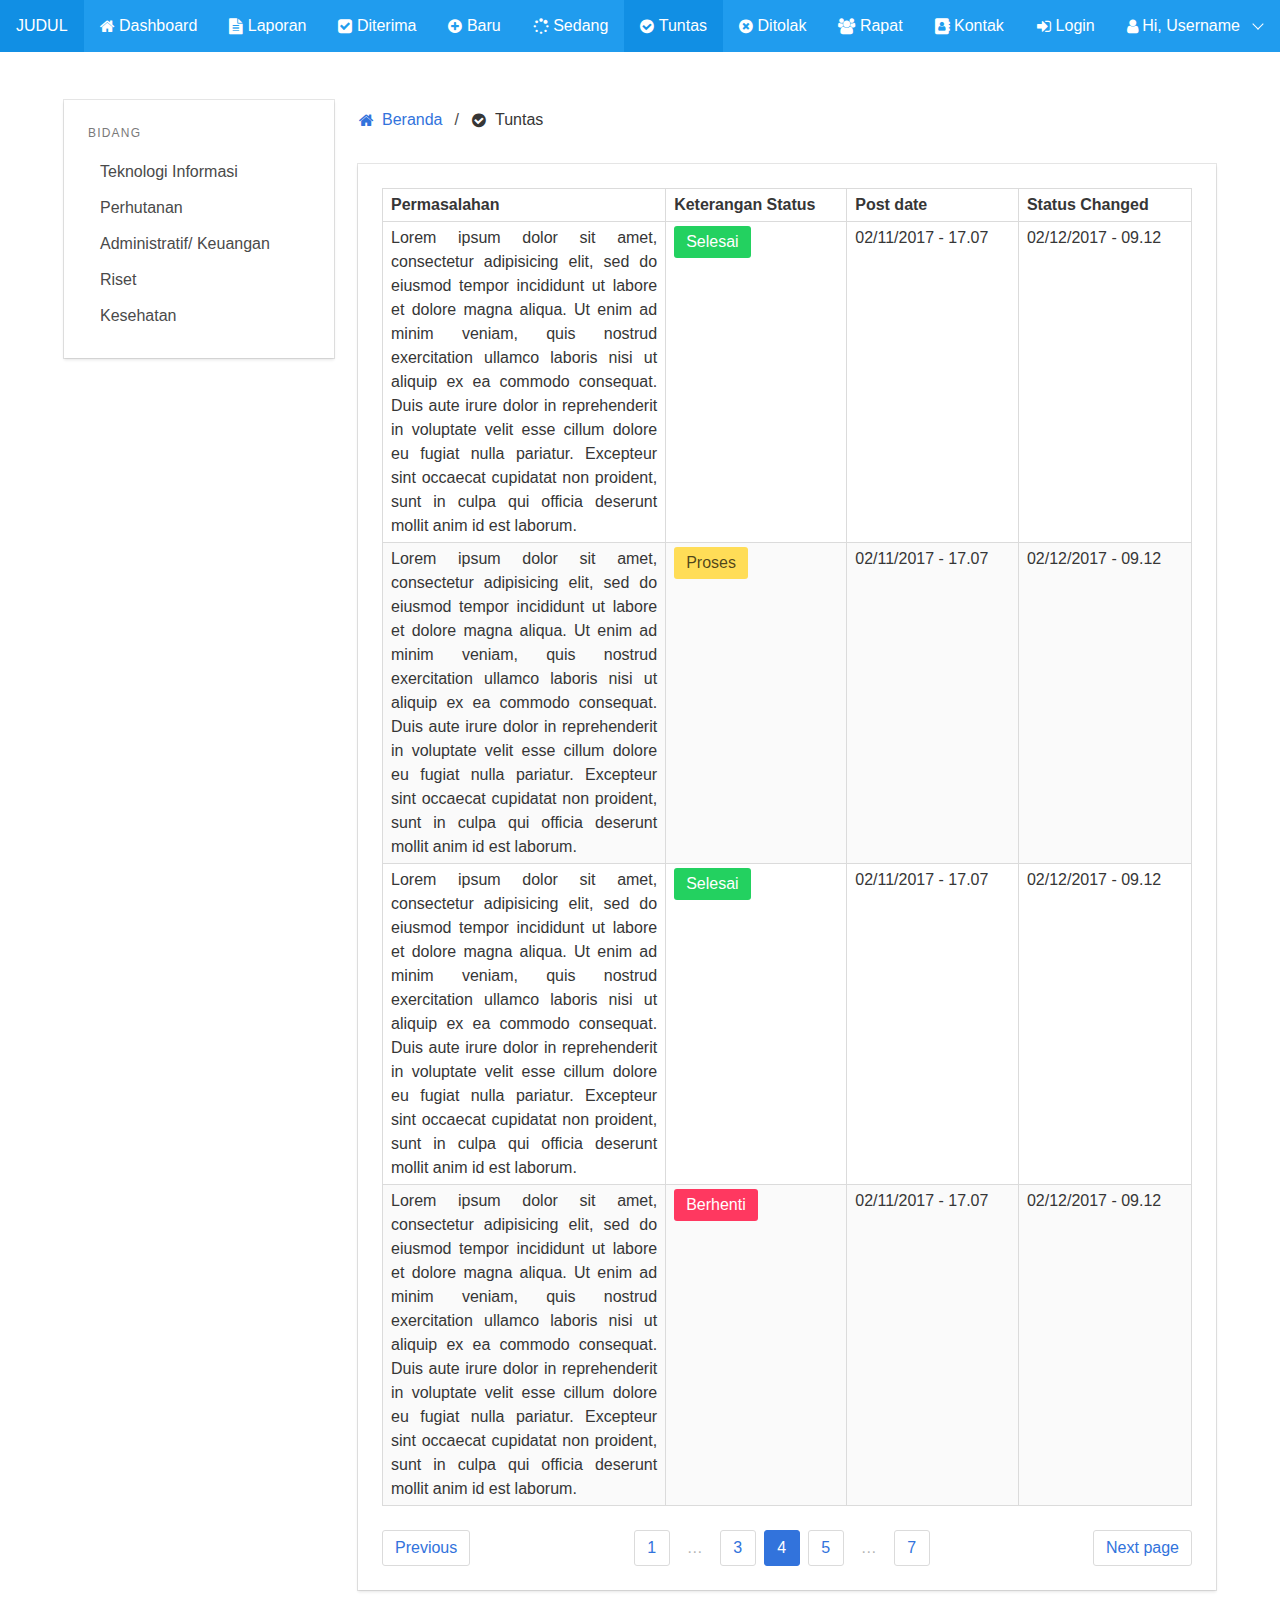
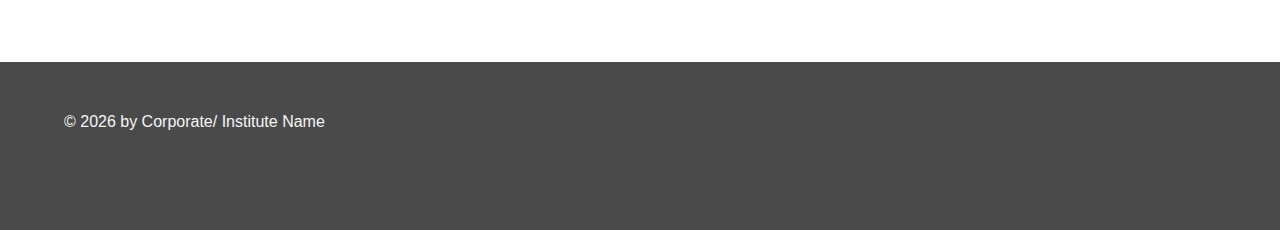
<file: tuntas.html>
<!DOCTYPE html>
<html>
  <head>
    <meta charset="utf-8">
    <meta name="viewport" content="width=device-width, initial-scale=1">
    <title>Dashboard</title>
    <link rel="stylesheet" href="css/font-awesome.min.css">
    <link rel="stylesheet" href="css/bulma.css">
  </head>
  <body>
    <nav class="navbar is-info" role="navigation" aria-label="main navigation">
      <div class="navbar-brand">
        <a class="navbar-item" href="index.html">
          <!-- <img src="https://bulma.io/images/bulma-logo.png" alt="Bulma: a modern CSS framework based on Flexbox" width="112" height="28"> -->
          JUDUL
        </a>
        <div class="navbar-burger burger" data-target="navMenu">
          <span></span>
          <span></span>
          <span></span>
        </div>
      </div>
        <div class="navbar-menu" id="navMenu">
          <div class="navbar-start">
            <a class="navbar-item" href="index.html">
              <i class="fa fa-home"></i>&nbsp;Dashboard
            </a>
            <a class="navbar-item" href="laporan.html">
              <i class="fa fa-file-text"></i>&nbsp;Laporan
            </a>
            <a class="navbar-item" href="diterima.html">
              <i class="fa fa-check-square"></i>&nbsp;Diterima
            </a>
            <a class="navbar-item" href="baru.html">
              <i class="fa fa-plus-circle"></i>&nbsp;Baru
            </a>
            <a class="navbar-item" href="sedang.html">
              <i class="fa fa-spinner"></i>&nbsp;Sedang
            </a>
            <a class="navbar-item is-active" href="tuntas.html">
              <i class="fa fa-check-circle"></i>&nbsp;Tuntas
            </a>
            <a class="navbar-item" href="ditolak.html">
              <i class="fa fa-times-circle"></i>&nbsp;Ditolak
            </a>
            <a class="navbar-item" href="rapat.html">
              <i class="fa fa-users"></i>&nbsp;Rapat
            </a>
            <a class="navbar-item" href="kontak.html">
              <i class="fa fa-address-book"></i>&nbsp;Kontak
            </a>
          </div>
          <div class="navbar-end">
            <a class="navbar-item open-modal" data-modal-id="#modal-login">
              <i class="fa fa-sign-in"></i>&nbsp;Login
            </a>
            <div class="navbar-item has-dropdown is-hoverable">
              <a class="navbar-link" href="#">
                <i class="fa fa-user"></i>&nbsp;Hi, Username
              </a>
              <div class="navbar-dropdown">
                <a class="navbar-item open-modal" data-modal-id="#modal-logout">
                  Logout&nbsp;<i class="fa fa-sign-out"></i>
                </a>
              </div>
            </div>
          </div>
        </div>
    </nav>
    <section class="section">
      <div class="container">
        <div class="tile is-ancestor">
          <div class="tile is-vertical is-3">
            <div class="tile">
              <div class="tile is-parent is-vertical">
                <div class="card">
                  <div class="card-content">
                      <aside class="menu">
                        <p class="menu-label">
                          Bidang
                        </p>
                        <ul class="menu-list">
                          <li><a>Teknologi Informasi</a></li>
                          <li><a>Perhutanan</a></li>
                          <li><a>Administratif/ Keuangan</a></li>
                          <li><a>Riset</a></li>
                          <li><a>Kesehatan</a></li>
                        </ul>
                      </aside>
                  </div>
                </div>
              </div>
            </div>
          </div>
          <div class="tile is-vertical is-9">
            <div class="tile">
              <div class="tile is-parent is-vertical">
                <nav class="breadcrumb" aria-label="breadcrumbs">
                  <ul>
                    <li><a href="index.html"><span class="icon is-small"><i class="fa fa-home"></i></span><span>Beranda</span></a></li>
                    <li class="is-active">
                      <a href="#" aria-current="page">
                        <span class="icon is-small">
                          <i class="fa fa-check-circle" aria-hidden="true"></i>
                        </span>
                        <span>Tuntas</span>
                      </a>
                    </li>
                  </ul>
                </nav>
                <div class="card">
                  <div class="card-content">
                    <table class="table is-striped is-hoverable is-bordered is-narrow is-fullwidth" align="justify">
                      <thead>
                        <tr>
                          <th>Permasalahan</th>
                          <th>Keterangan Status</th>
                          <th>Post date</th>
                          <th>Status Changed</th>
                        </tr>
                      </thead>
                      <tbody class="has-text-weight-light">
                        <tr>
                          <td width="35%">
                            <p align="justify">Lorem ipsum dolor sit amet, consectetur adipisicing elit, sed do eiusmod tempor incididunt ut labore et dolore magna aliqua. Ut enim ad minim veniam, quis nostrud exercitation ullamco laboris nisi ut aliquip ex ea commodo consequat. Duis aute irure dolor in reprehenderit in voluptate velit esse cillum dolore eu fugiat nulla pariatur. Excepteur sint occaecat cupidatat non proident, sunt in culpa qui officia deserunt mollit anim id est laborum.</p>
                          </td>
                          <td><span class="tag is-success is-medium">Selesai</span></td>
                          <td>
                            02/11/2017 - 17.07
                          </td>
                          <td>
                            02/12/2017 - 09.12
                          </td>
                        </tr>
                        <tr>
                          <td width="35%">
                            <p align="justify">Lorem ipsum dolor sit amet, consectetur adipisicing elit, sed do eiusmod tempor incididunt ut labore et dolore magna aliqua. Ut enim ad minim veniam, quis nostrud exercitation ullamco laboris nisi ut aliquip ex ea commodo consequat. Duis aute irure dolor in reprehenderit in voluptate velit esse cillum dolore eu fugiat nulla pariatur. Excepteur sint occaecat cupidatat non proident, sunt in culpa qui officia deserunt mollit anim id est laborum.</p>
                          </td>
                          <td><span class="tag is-warning is-medium">Proses</span></td>
                          <td>
                            02/11/2017 - 17.07
                          </td>
                          <td>
                            02/12/2017 - 09.12
                          </td>
                        </tr>
                        <tr>
                          <td width="35%">
                            <p align="justify">Lorem ipsum dolor sit amet, consectetur adipisicing elit, sed do eiusmod tempor incididunt ut labore et dolore magna aliqua. Ut enim ad minim veniam, quis nostrud exercitation ullamco laboris nisi ut aliquip ex ea commodo consequat. Duis aute irure dolor in reprehenderit in voluptate velit esse cillum dolore eu fugiat nulla pariatur. Excepteur sint occaecat cupidatat non proident, sunt in culpa qui officia deserunt mollit anim id est laborum.</p>
                          </td>
                          <td><span class="tag is-success is-medium">Selesai</span></td>
                          <td>
                            02/11/2017 - 17.07
                          </td>
                          <td>
                            02/12/2017 - 09.12
                          </td>
                        </tr>
                        <tr>
                          <td width="35%">
                            <p align="justify">Lorem ipsum dolor sit amet, consectetur adipisicing elit, sed do eiusmod tempor incididunt ut labore et dolore magna aliqua. Ut enim ad minim veniam, quis nostrud exercitation ullamco laboris nisi ut aliquip ex ea commodo consequat. Duis aute irure dolor in reprehenderit in voluptate velit esse cillum dolore eu fugiat nulla pariatur. Excepteur sint occaecat cupidatat non proident, sunt in culpa qui officia deserunt mollit anim id est laborum.</p>
                          </td>
                          <td><span class="tag is-danger is-medium">Berhenti</span></td>
                          <td>
                            02/11/2017 - 17.07
                          </td>
                          <td>
                            02/12/2017 - 09.12
                          </td>
                        </tr>
                      </tbody>
                      <tfoot>

                      </tfoot>
                    </table>
                    <nav class="pagination is-centered" role="navigation" aria-label="pagination">
                      <a class="pagination-previous">Previous</a>
                      <a class="pagination-next">Next page</a>
                      <ul class="pagination-list">
                        <li><a class="pagination-link" aria-label="Goto page 1">1</a></li>
                        <li><span class="pagination-ellipsis">&hellip;</span></li>
                        <li><a class="pagination-link" aria-label="Goto page 3">3</a></li>
                        <li><a class="pagination-link is-current" aria-label="Page 4" aria-current="page">4</a></li>
                        <li><a class="pagination-link" aria-label="Goto page 5">5</a></li>
                        <li><span class="pagination-ellipsis">&hellip;</span></li>
                        <li><a class="pagination-link" aria-label="Goto page 7">7</a></li>
                      </ul>
                    </nav>
                  </div>
                </div>
              </div>
            </div>
          </div>
        </div>
        <div class="modal" id="modal-login">
          <div class="modal-background"></div>
          <div class="modal-card">
            <header class="modal-card-head">
              <p class="modal-card-title"><i class="fa fa-sign-in"></i> Form Login</p>
              <button class="delete close-modal" data-modal-id="#modal-login" aria-label="close"></button>
            </header>
            <section class="modal-card-body">
              <form class="" action="#" method="post">
                <div class="field">
                  <label class="label">Username</label>
                  <div class="control has-icons-left has-icons-right">
                    <input class="input" type="text" name="username" placeholder="Masukkan username" required="required">
                    <span class="icon is-small is-left">
                      <i class="fa fa-user"></i>
                    </span>
                    <!-- <span class="icon is-small is-right">
                      <i class="fa fa-check"></i>
                    </span> -->
                  </div>
                  <!-- <p class="help is-success">This username is available</p> -->
                </div>
                <div class="field">
                  <label class="label">Password</label>
                  <div class="control has-icons-left has-icons-right">
                    <input class="input" type="password" name="password" placeholder="Masukkan password" required="required">
                    <span class="icon is-small is-left">
                      <i class="fa fa-lock"></i>
                    </span>
                    <!-- <span class="icon is-small is-right">
                      <i class="fa fa-check"></i>
                    </span> -->
                  </div>
                  <!-- <p class="help is-success">This username is available</p> -->
                </div>
            </section>
            <footer class="modal-card-foot">
              <button class="button is-success is-outlined" type="submit">Login</button>
              <button class="button is-danger is-outlined close-modal" data-modal-id="#modal-login">Batal</button>
            </footer>
            </form>
          </div>
        </div>
        <div class="modal" id="modal-logout">
          <div class="modal-background"></div>
          <div class="modal-card">
            <header class="modal-card-head">
              <p class="modal-card-title"><i class="fa fa-sign-out"></i> Kondirmasi Log-out</p>
              <button class="delete close-modal" data-modal-id="#modal-logout" aria-label="close"></button>
            </header>
            <section class="modal-card-body">
              <form class="" action="#" method="post">
                <p class="subtitle is-4">Apakah Anda yakin akan log-out?</p>
            </section>
            <footer class="modal-card-foot">
              <button class="button is-danger is-outlined" type="submit">Ya</button>
              <button class="button is-primary is-outlined close-modal" data-modal-id="#modal-logout">Tidak</button>
            </footer>
            </form>
          </div>
        </div>
      </div>
    </section>
    <footer class="footer">
      <div class="container">
        <div class="content"> <!-- has-text-centered -->
          <p>
            &copy; <script type="text/javascript">document.write(new Date().getFullYear());</script> by Corporate/ Institute Name
          </p>
        </div>
      </div>
    </footer>
    <script type="text/javascript" src="js/jquery-3.2.1.min.js"></script>
    <script type="text/javascript" src="js/main.js"></script>
    <script type="text/javascript" src="js/canvasjs.min.js"></script>
  </body>
</html>
</file>
